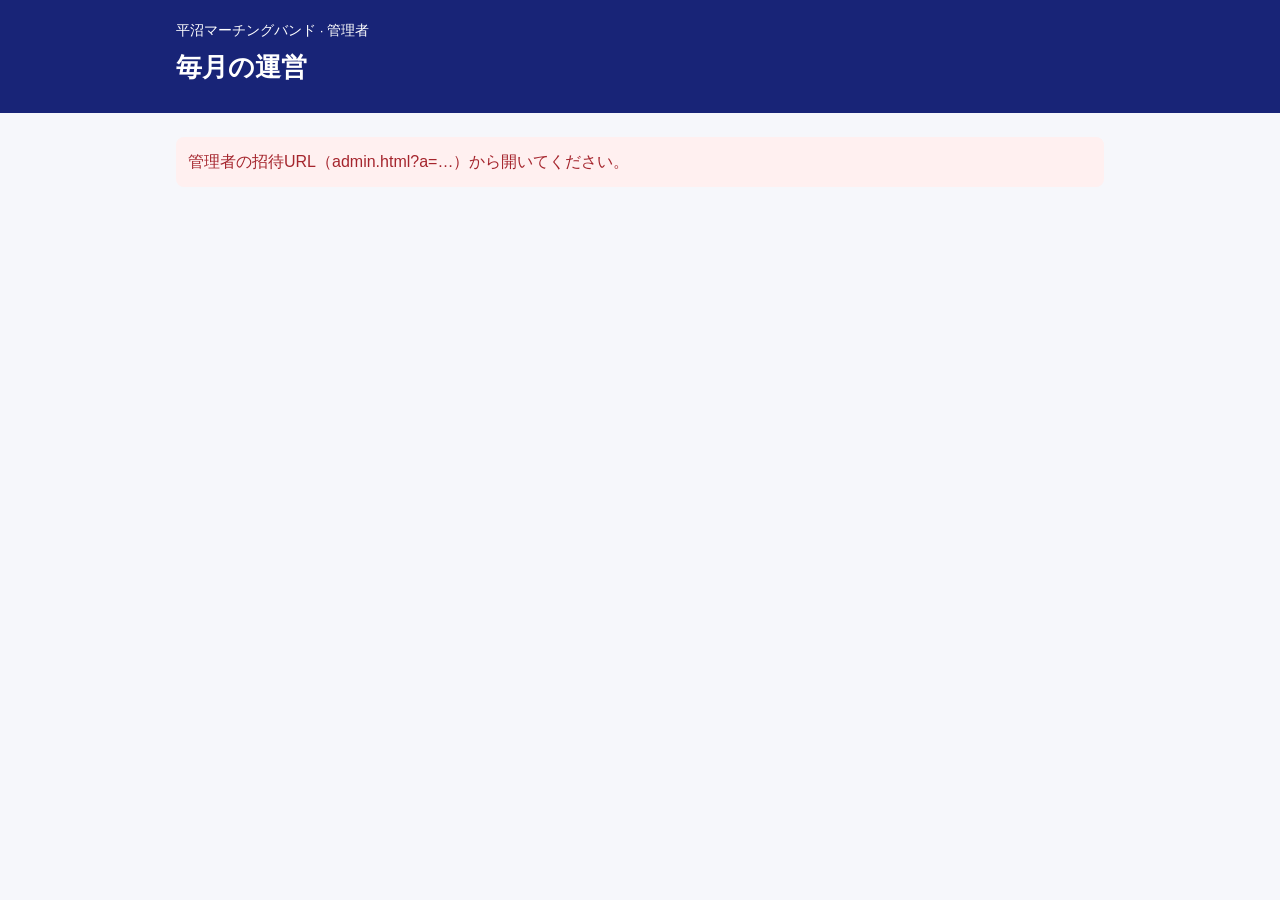
<file: app/admin.html>
<!doctype html>
<html lang="ja">
<head>
  <meta charset="utf-8">
  <meta name="robots" content="noindex,nofollow">
  <meta name="referrer" content="no-referrer">
  <meta name="viewport" content="width=device-width,initial-scale=1">
  <meta http-equiv="Content-Security-Policy" content="default-src 'self'; script-src 'self'; style-src 'self'; connect-src https://script.google.com https://script.googleusercontent.com; img-src 'self' data:; base-uri 'none'; form-action 'none'">
  <title>運営管理｜平沼マーチングバンド</title>
  <link rel="stylesheet" href="common.css?v=20261031-table1">
  <script src="api.js?v=20261029-shared1" defer></script>
  <script src="shared.js?v=20261029-shared1" defer></script>
  <script src="practice-plan.js?v=20261029-shared1" defer></script>
  <script src="layout-mobile.js?v=20261029-shared1" defer></script>
  <script src="admin.js?v=20261031-table1" defer></script>
</head>
<body>
  <header><div class="shell"><p class="eyebrow">平沼マーチングバンド · 管理者</p><h1>毎月の運営</h1></div></header>
  <main class="shell">
    <p id="message" role="status" aria-live="polite">読み込み中です…</p>
    <section id="connection" class="card" hidden>
      <h2>アプリの接続設定</h2>
      <p>管理者から案内されたGAS Web AppのURLを設定してください。管理者の招待URLから開くと接続できます。</p>
      <label>GAS Web App URL<input id="api-url" type="url" placeholder="https://script.google.com/macros/s/…/exec" autocomplete="off"></label>
      <button id="connect" type="button" class="primary">接続する</button>
    </section>
    <fieldset id="workspace" hidden>
      <legend class="sr-only">月間運営</legend>
      <div class="toolbar"><strong id="month-title"></strong><span id="save-state"></span><button id="save" class="primary" type="button">下書きを保存</button><button id="go-publish" type="button" hidden>公開へ進む</button><button class="subtle" id="reload" type="button">再読み込み</button><button class="subtle" id="forget" type="button">この端末の認証を解除</button></div>
      <nav id="tabs" aria-label="主な作業" class="tabs admin-main-tabs"></nav>
      <nav id="utility-tabs" aria-label="補助メニュー" class="utility-tabs"></nav>
      <section id="panel" aria-live="off"></section>
    </fieldset>
  </main>
</body>
</html>
</file>
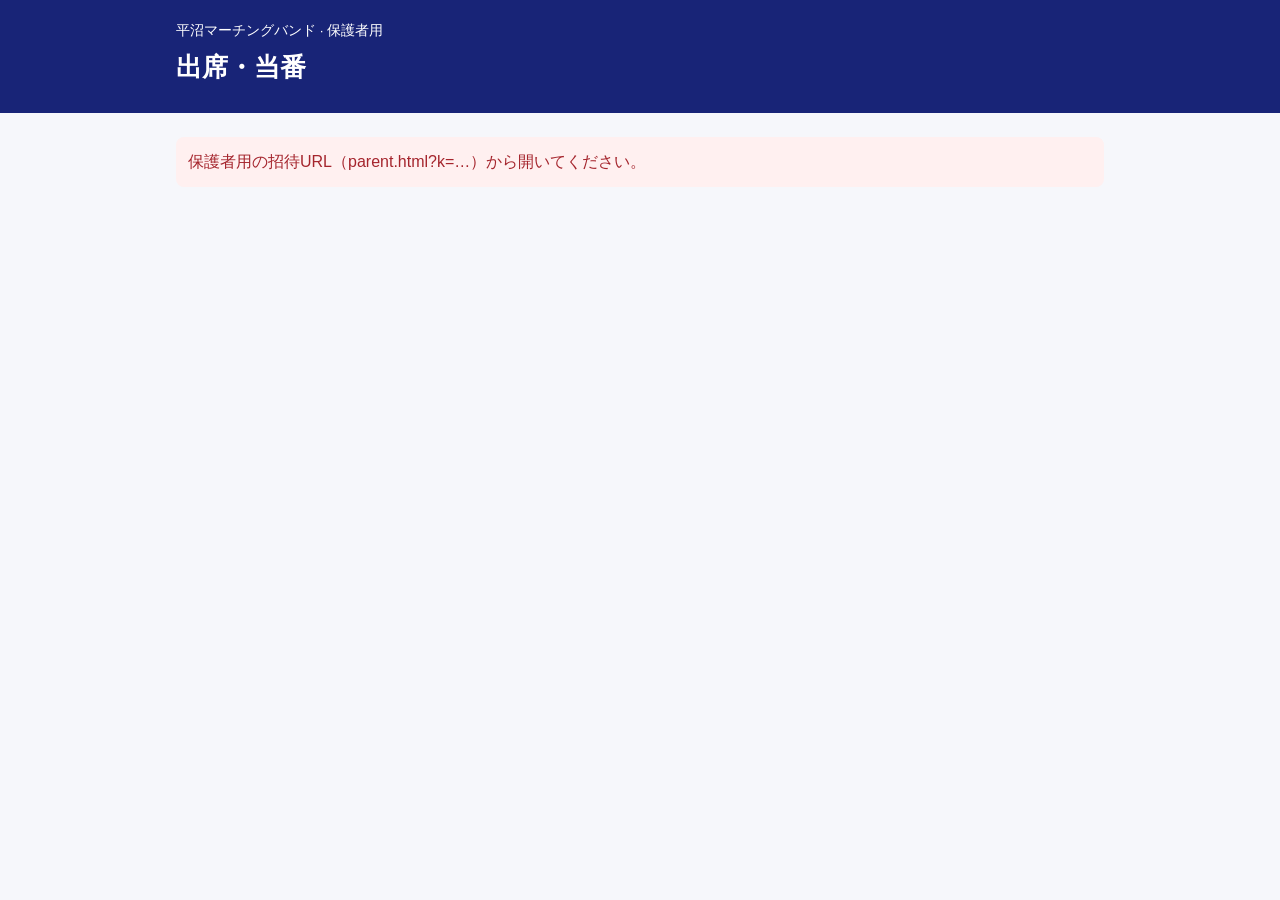
<file: app/parent.html>
<!doctype html>
<html lang="ja">
<head>
  <meta charset="utf-8">
  <meta name="robots" content="noindex,nofollow">
  <meta name="referrer" content="no-referrer">
  <meta name="viewport" content="width=device-width,initial-scale=1">
  <meta http-equiv="Content-Security-Policy" content="default-src 'self'; script-src 'self'; style-src 'self'; connect-src https://script.google.com https://script.googleusercontent.com; img-src 'self' data:; base-uri 'none'; form-action 'none'">
  <title>保護者用｜平沼マーチングバンド</title>
  <link rel="stylesheet" href="common.css?v=20261029-shared1">
  <style>
    .parent-context { border-left:4px solid var(--navy); }
    .month-overview { padding:0; overflow:hidden; }
    .overview-row { display:grid; grid-template-columns:76px 1fr auto; gap:8px; align-items:center; padding:11px 14px; border-bottom:1px solid var(--line); font-size:.85rem; }
    .overview-row:last-child { border-bottom:0; }.overview-row strong { color:var(--navy); }.overview-row small { display:block; color:var(--muted); }.overview-row .badge { font-size:.78rem; white-space:nowrap; }
    details.card { padding:0; } details.card > summary { list-style:none; cursor:pointer; padding:16px; } details.card > summary::-webkit-details-marker { display:none; } details.card > summary::after { content:'詳細を開く'; color:var(--navy); font-size:.85rem; font-weight:700; } details.card[open] > summary { border-bottom:1px solid var(--line); } details.card[open] > summary::after { content:'閉じる'; }
    .session-body { padding:0 16px 16px; }.session-head { display:flex; gap:8px; flex-wrap:wrap; align-items:baseline; justify-content:space-between; }.session-head h2 { margin:0; }.session-meta { display:block; margin:5px 0 0; color:var(--muted); font-size:.9rem; }
    .member { border-top:1px solid var(--line); margin-top:14px; padding-top:12px; }.member h3 { margin:0 0 4px; }.slot-row { display:grid; grid-template-columns:68px 1fr; gap:10px; align-items:center; margin:9px 0; }.slot-row strong { color:var(--navy); }.slot-row .pills { margin:0; }
    .duty { background:#f8f9fd; border-radius:10px; padding:12px; margin-top:14px; }.duty h3 { margin:0 0 3px; }.duty .pills { margin-bottom:4px; }.save-bar { position:sticky; bottom:0; padding:12px 0 4px; background:rgba(246,247,251,.96); }.save-bar button { width:100%; }
    .guide-intro { border-left:4px solid var(--navy); }.notice { margin:10px 0 0; padding:10px 12px; border-radius:10px; background:#f0f4ff; color:var(--navy); font-size:.92rem; }.guide-step { display:grid; grid-template-columns:34px 1fr; gap:10px; }.guide-step > strong { display:grid; width:30px; height:30px; border-radius:50%; background:var(--navy); color:#fff; place-items:center; }.guide-step h2 { margin:2px 0 8px; }.checklist { margin:0; padding:0; list-style:none; }.checklist li { padding:7px 0 7px 26px; position:relative; line-height:1.5; }.checklist li::before { content:'□'; position:absolute; left:0; color:var(--navy); font-weight:700; }
    .event-list { display:grid; gap:10px; margin-top:12px; }.event-card { padding:0; overflow:hidden; }.event-card summary { cursor:pointer; list-style:none; padding:14px; display:grid; grid-template-columns:46px 1fr auto; gap:10px; align-items:center; }.event-card summary::-webkit-details-marker { display:none; }.event-card summary small { color:var(--muted); display:block; margin-top:3px; }.event-month { color:var(--navy); font-weight:800; font-size:.9rem; }.event-arrow { color:var(--navy); font-size:1.4rem; font-weight:800; }.event-card[open] .event-arrow { transform:rotate(90deg); }.event-detail { padding:14px; border-top:1px solid var(--line); background:#fcfcfe; }.event-facts { display:grid; grid-template-columns:1fr 1fr; gap:10px; margin:0; }.event-facts div { padding:10px; background:#fff; border:1px solid var(--line); border-radius:10px; }.event-facts dt { color:var(--muted); font-size:.78rem; }.event-facts dd { margin:4px 0 0; font-weight:700; font-size:.92rem; line-height:1.45; }
    @media(max-width:420px) { .overview-row { grid-template-columns:67px 1fr auto; padding:10px; }.slot-row { grid-template-columns:54px 1fr; }.event-facts { grid-template-columns:1fr; } }
  </style>
  <script src="api.js?v=20261029-shared1" defer></script>
  <script src="shared.js?v=20261029-shared1" defer></script>
  <script src="parent.js?v=20261029-shared1" defer></script>
</head>
<body>
  <header><div class="shell"><p class="eyebrow">平沼マーチングバンド · 保護者用</p><h1>出席・当番</h1></div></header>
  <main class="shell">
    <p id="message" role="status" aria-live="polite">読み込み中です…</p>
    <section id="connection" class="card" hidden>
      <h2>アプリの接続設定</h2>
      <p>管理者から案内された保護者用URLで開いてください。初回のみGAS Web AppのURLを設定します。</p>
      <label>GAS Web App URL<input id="api-url" type="url" placeholder="https://script.google.com/macros/s/…/exec" autocomplete="off"></label>
      <button id="connect" type="button" class="primary">接続する</button>
    </section>
    <fieldset id="workspace" hidden>
      <legend class="sr-only">保護者用の出席・当番入力</legend>
      <nav id="tabs" class="tabs" aria-label="保護者用メニュー"></nav>
      <section id="panel"></section>
    </fieldset>
  </main>
</body>
</html>
</file>
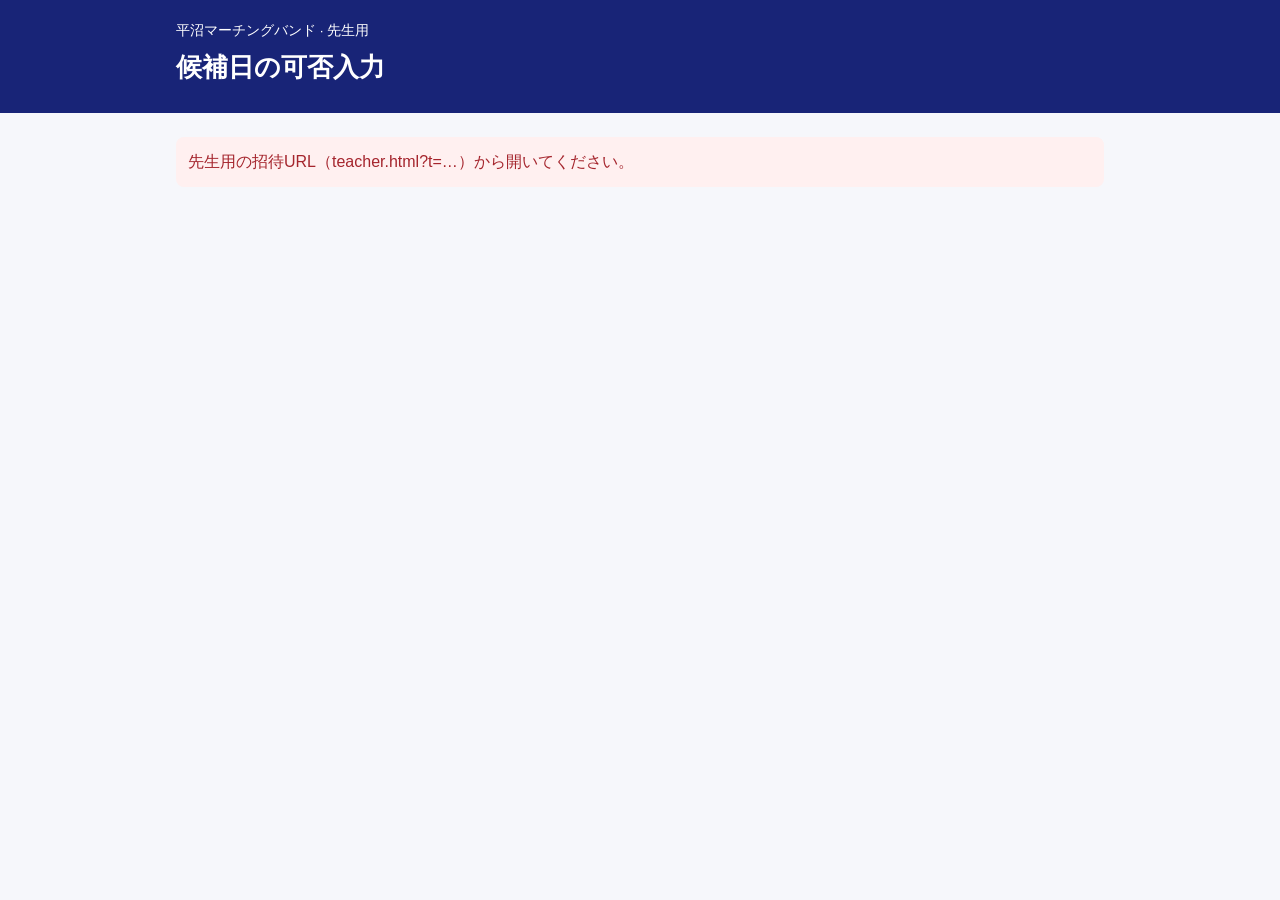
<file: app/teacher.html>
<!doctype html>
<html lang="ja">
<head>
  <meta charset="utf-8">
  <meta name="robots" content="noindex,nofollow">
  <meta name="referrer" content="no-referrer">
  <meta name="viewport" content="width=device-width,initial-scale=1">
  <meta http-equiv="Content-Security-Policy" content="default-src 'self'; script-src 'self'; style-src 'self'; connect-src https://script.google.com https://script.googleusercontent.com; img-src 'self' data:; base-uri 'none'; form-action 'none'">
  <title>先生用・候補日入力｜平沼マーチングバンド</title>
  <link rel="stylesheet" href="common.css?v=20261029-shared1">
  <style>
    header { padding:9px 0; }
    header h1 { margin:0; font-size:1.2rem; }
    main.shell { padding:5px 10px 72px; }
    #message { margin:3px 2px; font-size:.75rem; line-height:1.25; }
    .teacher-card { padding:8px 10px; margin:6px 0; }
    .teacher-identity { display:flex; align-items:baseline; gap:8px; }
    .teacher-identity p, .teacher-identity h2 { margin:0; }
    .teacher-identity p { font-size:.75rem; }
    .teacher-identity h2 { font-size:1rem; }
    .teacher-card > p { margin:3px 0 0; font-size:.72rem; line-height:1.35; }
    .teacher-month { display:flex; align-items:center; gap:8px; padding:7px 9px; margin:6px 0; }
    .teacher-month h2 { flex:0 0 auto; margin:0; font-size:.9rem; }
    .month-pills { display:flex; flex:1; flex-wrap:nowrap; gap:4px; min-width:0; overflow-x:auto; margin:0; }
    .month-pills button { flex:1 0 auto; min-height:34px; padding:4px 8px; font-size:.78rem; }
    .teacher-grid-card { padding:3px 6px; margin:6px 0 3px; }
    .teacher-grid { width:100%; table-layout:fixed; font-size:.8rem; }
    .teacher-grid th, .teacher-grid td { padding:4px 3px; vertical-align:middle; }
    .teacher-grid thead th { background:#f1f3f8; color:var(--muted); text-align:center; font-size:.75rem; }
    .teacher-grid thead th span { display:block; line-height:1.2; }
    .teacher-grid thead th small { display:block; margin-top:2px; font-size:.7rem; font-weight:500; white-space:nowrap; }
    .teacher-grid thead th:first-child { width:27%; text-align:left; }
    .teacher-day-row { height:52px; }
    .teacher-day-date { font-size:.75rem; white-space:nowrap; }
    .teacher-day-date span, .teacher-day-date small { display:block; overflow:hidden; text-overflow:ellipsis; }
    .teacher-day-date small { color:var(--muted); font-size:.62rem; font-weight:400; }
    .teacher-slot-cell { text-align:center; }
    .answer-buttons { display:grid; grid-template-columns:repeat(2, 40px); justify-content:center; gap:4px; }
    .answer-choice { width:40px; height:40px; min-height:40px; padding:0; border-radius:50%; font-size:1rem; font-weight:700; }
    .cell-state { display:block; color:var(--muted); text-align:center; font-size:.72rem; white-space:nowrap; }
    .merged-state { background:#f7f8fb; }
    .save-bar { position:fixed; z-index:5; left:0; right:0; bottom:0; display:flex; align-items:center; gap:10px; padding:6px 12px max(6px,env(safe-area-inset-bottom)); border-top:1px solid var(--line); background:rgba(246,247,251,.97); }
    .save-bar #save-state { flex:1; margin:0; font-size:.75rem; }
    .save-bar button { flex:0 0 auto; min-height:40px; padding:5px 14px; }
  </style>
  <script src="api.js?v=20261029-shared1" defer></script>
  <script src="shared.js?v=20261029-shared1" defer></script>
  <script src="teacher.js?v=20261029-shared1" defer></script>
</head>
<body>
  <header><div class="shell"><p class="eyebrow">平沼マーチングバンド · 先生用</p><h1>候補日の可否入力</h1></div></header>
  <main class="shell">
    <p id="message" role="status" aria-live="polite">読み込み中です…</p>
    <section id="connection" class="card" hidden>
      <h2>アプリの接続設定</h2>
      <p>管理者から案内された先生用URLで開いてください。初回のみGAS Web AppのURLを設定します。</p>
      <label>GAS Web App URL<input id="api-url" type="url" placeholder="https://script.google.com/macros/s/…/exec" autocomplete="off"></label>
      <button id="connect" type="button" class="primary">接続する</button>
    </section>
    <fieldset id="workspace" hidden>
      <legend class="sr-only">先生用候補日入力</legend>
      <section class="card teacher-card">
        <div class="teacher-identity"><p class="muted">入力する先生</p><h2 id="teacher-name"></h2></div>
        <p class="muted">○／×を選択。選択中をもう一度押すと未入力に戻ります。</p>
      </section>
      <section class="card teacher-month">
        <h2>対象月</h2>
        <div id="months" class="pills month-pills" role="group" aria-label="対象月"></div>
      </section>
      <section id="sessions" aria-live="polite"></section>
      <div class="save-bar"><p id="save-state" class="muted">変更はありません。</p><button id="save" type="button" class="primary">送信</button></div>
    </fieldset>
  </main>
</body>
</html>
</file>
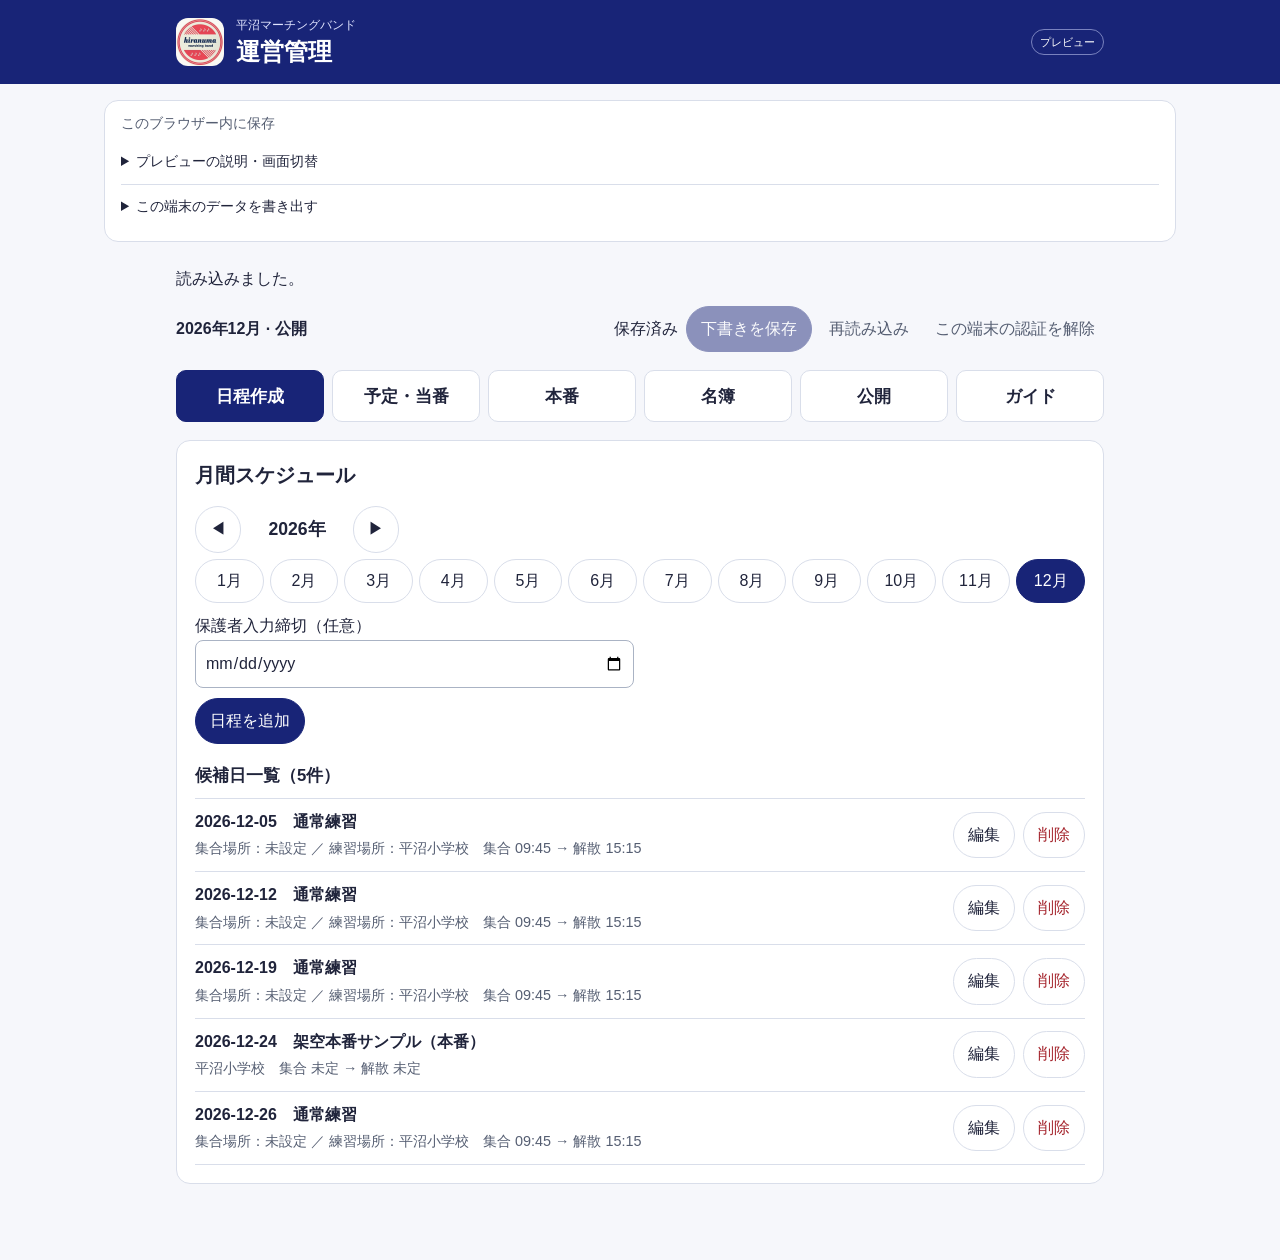
<file: app/preview/admin.html>
<!doctype html>
<html lang="ja">
<head>
  <meta charset="utf-8">
  <meta name="robots" content="noindex,nofollow">
  <meta name="referrer" content="no-referrer">
  <meta name="viewport" content="width=device-width,initial-scale=1,viewport-fit=cover">
  <meta http-equiv="Content-Security-Policy" content="default-src 'self'; script-src 'self'; style-src 'self'; connect-src 'none'; img-src 'self' data:; base-uri 'none'; form-action 'none'">
  <meta name="theme-color" content="#182477">
  <meta name="apple-mobile-web-app-capable" content="yes">
  <meta name="apple-mobile-web-app-title" content="平沼 運営">
  <meta name="apple-mobile-web-app-status-bar-style" content="default">
  <link rel="apple-touch-icon" sizes="180x180" href="icons/apple-touch-icon.png">
  <link rel="manifest" href="admin.webmanifest">
  <title>運営管理｜平沼マーチングバンド</title>
  <link rel="stylesheet" href="common.css?v=668325c3">
  <link rel="stylesheet" href="app-shell.css?v=local-20261025">
  <script src="preview-api.js?v=local-duty-20261025" defer></script>
  <script src="preview-backup.js?v=20261024-export1" defer></script>
  <script src="shared.js" defer></script>
  <script src="practice-plan.js" defer></script>
  <script src="layout-mobile.js" defer></script>
  <script src="admin.js?v=local-duty-20261025" defer></script>
</head>
<body class="app-shell">
  <header class="app-header"><div class="shell app-brand"><img src="icons/icon-192.png" width="48" height="48" alt="平沼マーチングバンド"><div><p class="eyebrow">平沼マーチングバンド</p><h1>運営管理</h1></div><span class="app-mode">プレビュー</span></div></header>
  <aside class="card preview-notice" aria-label="プレビューの説明">
    <p class="local-label">このブラウザー内に保存</p>
    <details><summary>プレビューの説明・画面切替</summary><p>架空データ専用の操作確認用です。実名・連絡先は入力しないでください。「公開」も端末内の模擬操作で、共有保存・認証は検証できません。</p><p>ホーム画面から起動するとSafariとは保存領域が分かれる場合があります。入力済みデータは元のSafariで確認し、バックアップを保管してください。自動移行はしません。</p><nav aria-label="役割別プレビュー"><a href="admin.html">管理者</a> ／ <a href="parent.html">保護者</a> ／ <a href="teacher.html">先生</a></nav><button type="button" id="preview-reset">架空データを初期状態に戻す</button></details>
  </aside>
  <main class="shell">
    <p id="message" role="status" aria-live="polite">読み込み中です…</p>
    <section id="connection" class="card" hidden>
      <h2>アプリの接続設定</h2>
      <p>管理者から案内されたGAS Web AppのURLを設定してください。管理者の招待URLから開くと接続できます。</p>
      <label>GAS Web App URL<input id="api-url" type="url" placeholder="接続不可（プレビュー）" autocomplete="off"></label>
      <button id="connect" type="button" class="primary">接続する</button>
    </section>
    <fieldset id="workspace" hidden>
      <legend class="sr-only">月間運営</legend>
      <div class="toolbar"><strong id="month-title"></strong><span id="save-state"></span><button id="save" class="primary" type="button">下書きを保存</button><button id="go-publish" type="button" hidden>公開へ進む</button><button class="subtle" id="reload" type="button">再読み込み</button><button class="subtle" id="forget" type="button">この端末の認証を解除</button></div>
      <nav id="tabs" aria-label="主な作業" class="tabs admin-main-tabs"></nav>
      <nav id="utility-tabs" aria-label="補助メニュー" class="utility-tabs"></nav>
      <section id="panel" aria-live="off"></section>
    </fieldset>
  </main>
</body>
</html>
</file>
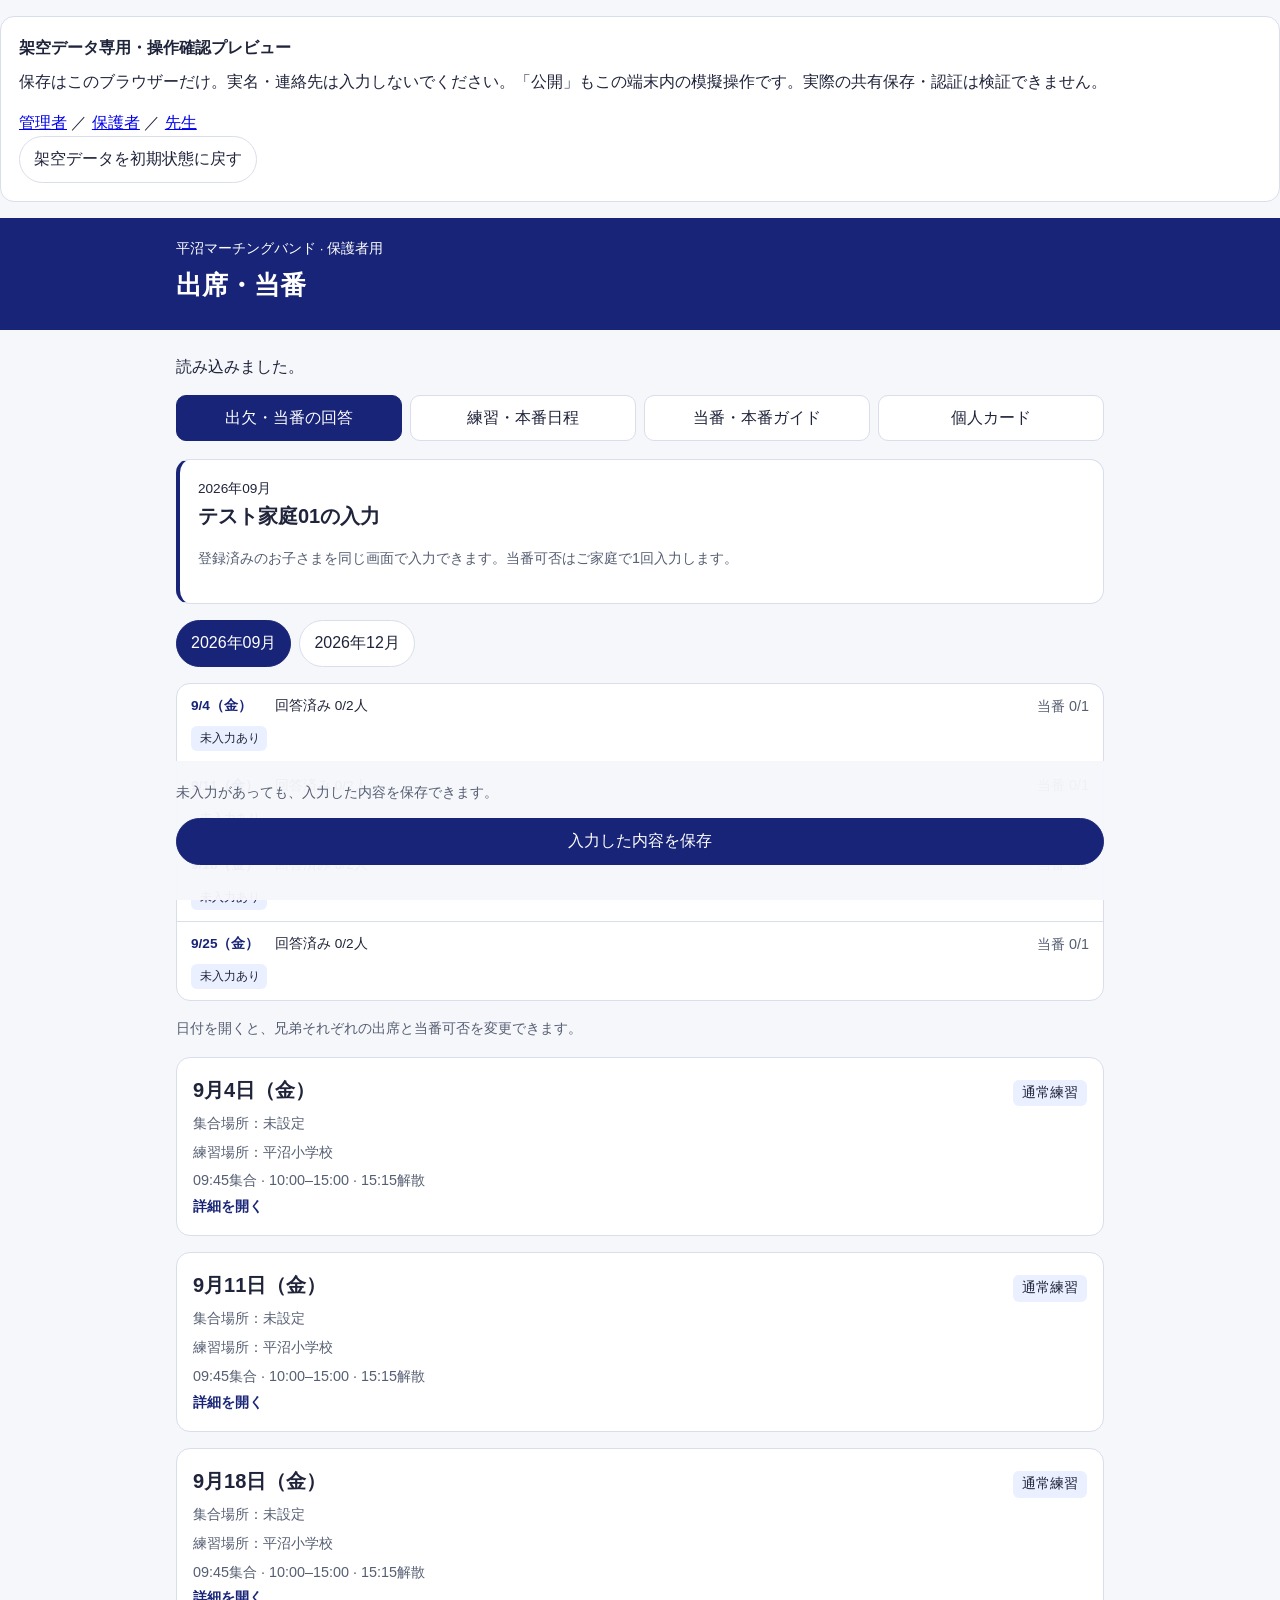
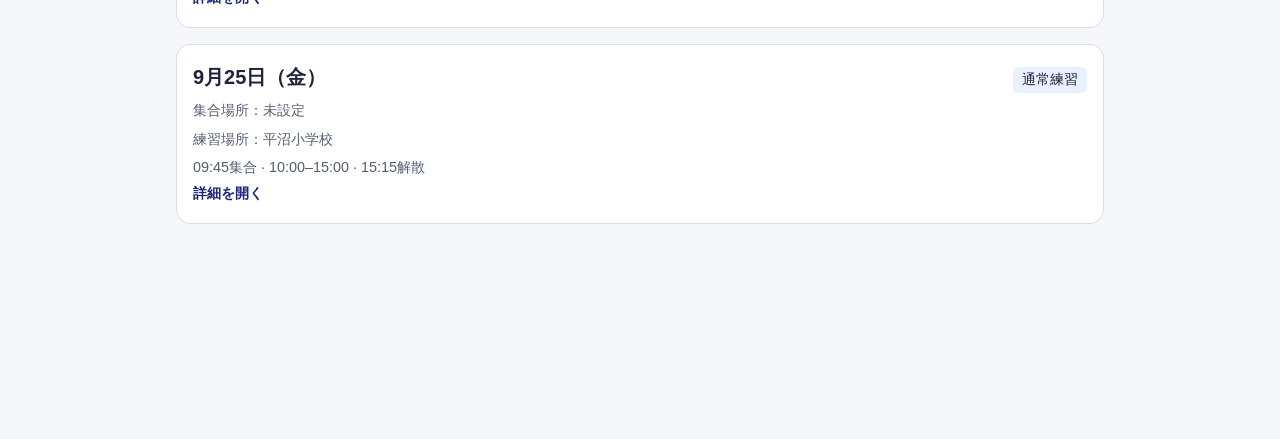
<file: app/preview/parent.html>
<!doctype html>
<html lang="ja">
<head>
  <meta charset="utf-8">
  <meta name="robots" content="noindex,nofollow">
  <meta name="referrer" content="no-referrer">
  <meta name="viewport" content="width=device-width,initial-scale=1">
  <meta http-equiv="Content-Security-Policy" content="default-src 'self'; script-src 'self'; style-src 'self'; connect-src 'none'; img-src 'self' data:; base-uri 'none'; form-action 'none'">
  <title>保護者用｜平沼マーチングバンド</title>
  <link rel="stylesheet" href="common.css">
  <link rel="stylesheet" href="parent-preview.css">
  <script src="preview-api.js?v=local-duty-20261025" defer></script>
  <script src="shared.js" defer></script>
  <script src="parent.js?v=schedule-label-20261025" defer></script>
</head>
<body><aside class="card" aria-label="プレビューの説明"><strong>架空データ専用・操作確認プレビュー</strong><p>保存はこのブラウザーだけ。実名・連絡先は入力しないでください。「公開」もこの端末内の模擬操作です。実際の共有保存・認証は検証できません。</p><nav><a href="admin.html">管理者</a> ／ <a href="parent.html">保護者</a> ／ <a href="teacher.html">先生</a></nav><button type="button" id="preview-reset">架空データを初期状態に戻す</button></aside>
  <header><div class="shell"><p class="eyebrow">平沼マーチングバンド · 保護者用</p><h1>出席・当番</h1></div></header>
  <main class="shell">
    <p id="message" role="status" aria-live="polite">読み込み中です…</p>
    <section id="connection" class="card" hidden>
      <h2>アプリの接続設定</h2>
      <p>管理者から案内された保護者用URLで開いてください。初回のみGAS Web AppのURLを設定します。</p>
      <label>GAS Web App URL<input id="api-url" type="url" placeholder="接続不可（プレビュー）" autocomplete="off"></label>
      <button id="connect" type="button" class="primary">接続する</button>
    </section>
    <fieldset id="workspace" hidden>
      <legend class="sr-only">保護者用の出席・当番入力</legend>
      <nav id="tabs" class="tabs" aria-label="保護者用メニュー"></nav>
      <section id="panel"></section>
    </fieldset>
  </main>
</body>
</html>
</file>
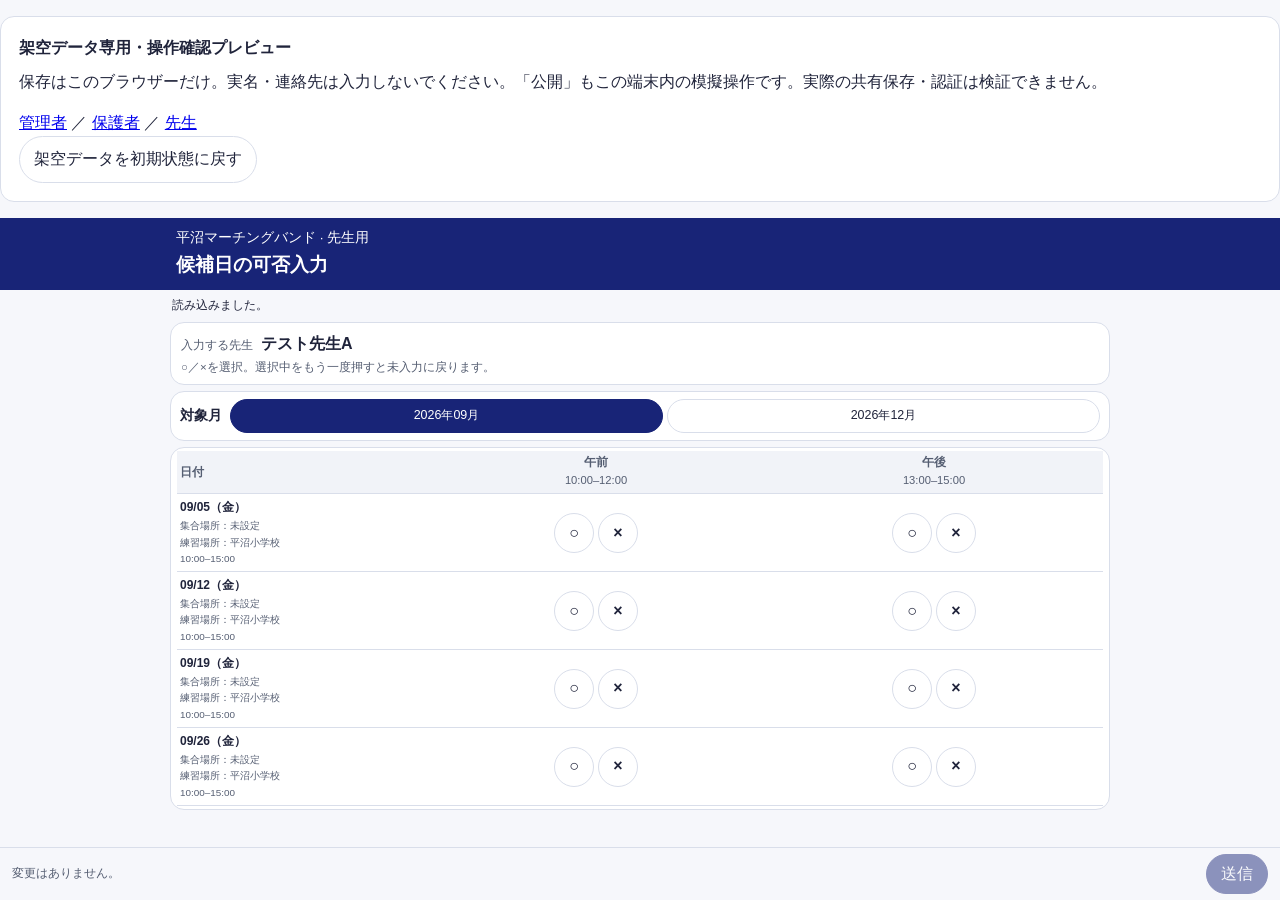
<file: app/preview/teacher.html>
<!doctype html>
<html lang="ja">
<head>
  <meta charset="utf-8">
  <meta name="robots" content="noindex,nofollow">
  <meta name="referrer" content="no-referrer">
  <meta name="viewport" content="width=device-width,initial-scale=1">
  <meta http-equiv="Content-Security-Policy" content="default-src 'self'; script-src 'self'; style-src 'self'; connect-src 'none'; img-src 'self' data:; base-uri 'none'; form-action 'none'">
  <title>先生用・候補日入力｜平沼マーチングバンド</title>
  <link rel="stylesheet" href="common.css">
  <link rel="stylesheet" href="teacher-preview.css">
  <script src="preview-api.js" defer></script>
  <script src="teacher.js" defer></script>
</head>
<body><aside class="card" aria-label="プレビューの説明"><strong>架空データ専用・操作確認プレビュー</strong><p>保存はこのブラウザーだけ。実名・連絡先は入力しないでください。「公開」もこの端末内の模擬操作です。実際の共有保存・認証は検証できません。</p><nav><a href="admin.html">管理者</a> ／ <a href="parent.html">保護者</a> ／ <a href="teacher.html">先生</a></nav><button type="button" id="preview-reset">架空データを初期状態に戻す</button></aside>
  <header><div class="shell"><p class="eyebrow">平沼マーチングバンド · 先生用</p><h1>候補日の可否入力</h1></div></header>
  <main class="shell">
    <p id="message" role="status" aria-live="polite">読み込み中です…</p>
    <section id="connection" class="card" hidden>
      <h2>アプリの接続設定</h2>
      <p>管理者から案内された先生用URLで開いてください。初回のみGAS Web AppのURLを設定します。</p>
      <label>GAS Web App URL<input id="api-url" type="url" placeholder="接続不可（プレビュー）" autocomplete="off"></label>
      <button id="connect" type="button" class="primary">接続する</button>
    </section>
    <fieldset id="workspace" hidden>
      <legend class="sr-only">先生用候補日入力</legend>
      <section class="card teacher-card">
        <div class="teacher-identity"><p class="muted">入力する先生</p><h2 id="teacher-name"></h2></div>
        <p class="muted">○／×を選択。選択中をもう一度押すと未入力に戻ります。</p>
      </section>
      <section class="card teacher-month">
        <h2>対象月</h2>
        <div id="months" class="pills month-pills" role="group" aria-label="対象月"></div>
      </section>
      <section id="sessions" aria-live="polite"></section>
      <div class="save-bar"><p id="save-state" class="muted">変更はありません。</p><button id="save" type="button" class="primary">送信</button></div>
    </fieldset>
  </main>
</body>
</html>
</file>
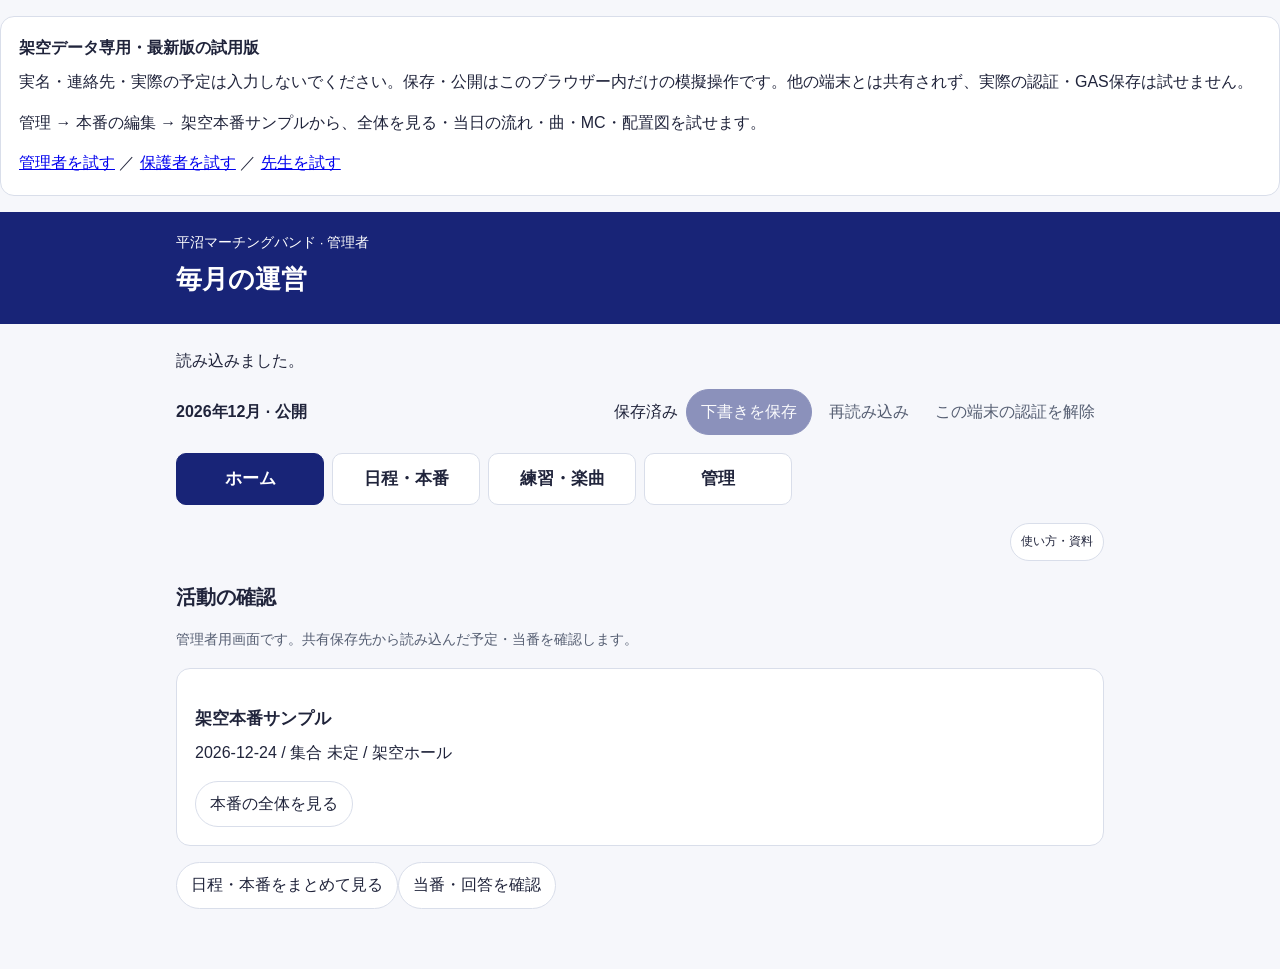
<file: app/preview/cards-trial/admin.html>
<!doctype html>
<html lang="ja">
<head>
  <meta charset="utf-8">
  <meta name="robots" content="noindex,nofollow">
  <meta name="referrer" content="no-referrer">
  <meta name="viewport" content="width=device-width,initial-scale=1">
  <meta http-equiv="Content-Security-Policy" content="default-src 'self'; script-src 'self'; style-src 'self'; connect-src 'none'; img-src 'self' data:; media-src blob:; base-uri 'none'; form-action 'none'">
  <title>架空データ試用版｜運営管理｜平沼マーチングバンド</title>
  <link rel="stylesheet" href="common.css?v=20261101-video1">
  <script src="preview-api.js?v=trial1" defer></script>
  <script src="shared.js?v=20261031-cards1" defer></script>
  <script src="practice-plan.js?v=20261029-shared1" defer></script>
  <script src="layout-mobile.js?v=20261101-touch1" defer></script>
  <script src="practice-library.js?v=20261101-video1" defer></script>
  <script src="admin.js?v=20261101-video1" defer></script>
</head>
<body><aside class="card" aria-label="プレビューの説明"><strong>架空データ専用・最新版の試用版</strong><p>実名・連絡先・実際の予定は入力しないでください。保存・公開はこのブラウザー内だけの模擬操作です。他の端末とは共有されず、実際の認証・GAS保存は試せません。</p><p>管理 → 本番の編集 → 架空本番サンプルから、全体を見る・当日の流れ・曲・MC・配置図を試せます。</p><nav><a href="admin.html">管理者を試す</a> ／ <a href="parent.html">保護者を試す</a> ／ <a href="teacher.html">先生を試す</a></nav></aside>
  <header><div class="shell"><p class="eyebrow">平沼マーチングバンド · 管理者</p><h1>毎月の運営</h1></div></header>
  <main class="shell">
    <p id="message" role="status" aria-live="polite">読み込み中です…</p>
    <section id="connection" class="card" hidden>
      <h2>アプリの接続設定</h2>
      <p>管理者から案内されたGAS Web AppのURLを設定してください。管理者の招待URLから開くと接続できます。</p>
      <label>GAS Web App URL<input id="api-url" type="url" placeholder="接続不可（試用版）" autocomplete="off"></label>
      <button id="connect" type="button" class="primary">接続する</button>
    </section>
    <fieldset id="workspace" hidden>
      <legend class="sr-only">月間運営</legend>
      <div class="toolbar"><strong id="month-title"></strong><span id="save-state"></span><button id="save" class="primary" type="button">下書きを保存</button><button id="go-publish" type="button" hidden>公開へ進む</button><button class="subtle" id="reload" type="button">再読み込み</button><button class="subtle" id="forget" type="button">この端末の認証を解除</button></div>
      <nav id="tabs" aria-label="主な作業" class="tabs admin-main-tabs"></nav>
      <nav id="utility-tabs" aria-label="補助メニュー" class="utility-tabs"></nav>
      <section id="panel" aria-live="off"></section>
    </fieldset>
  </main>
</body>
</html>
</file>
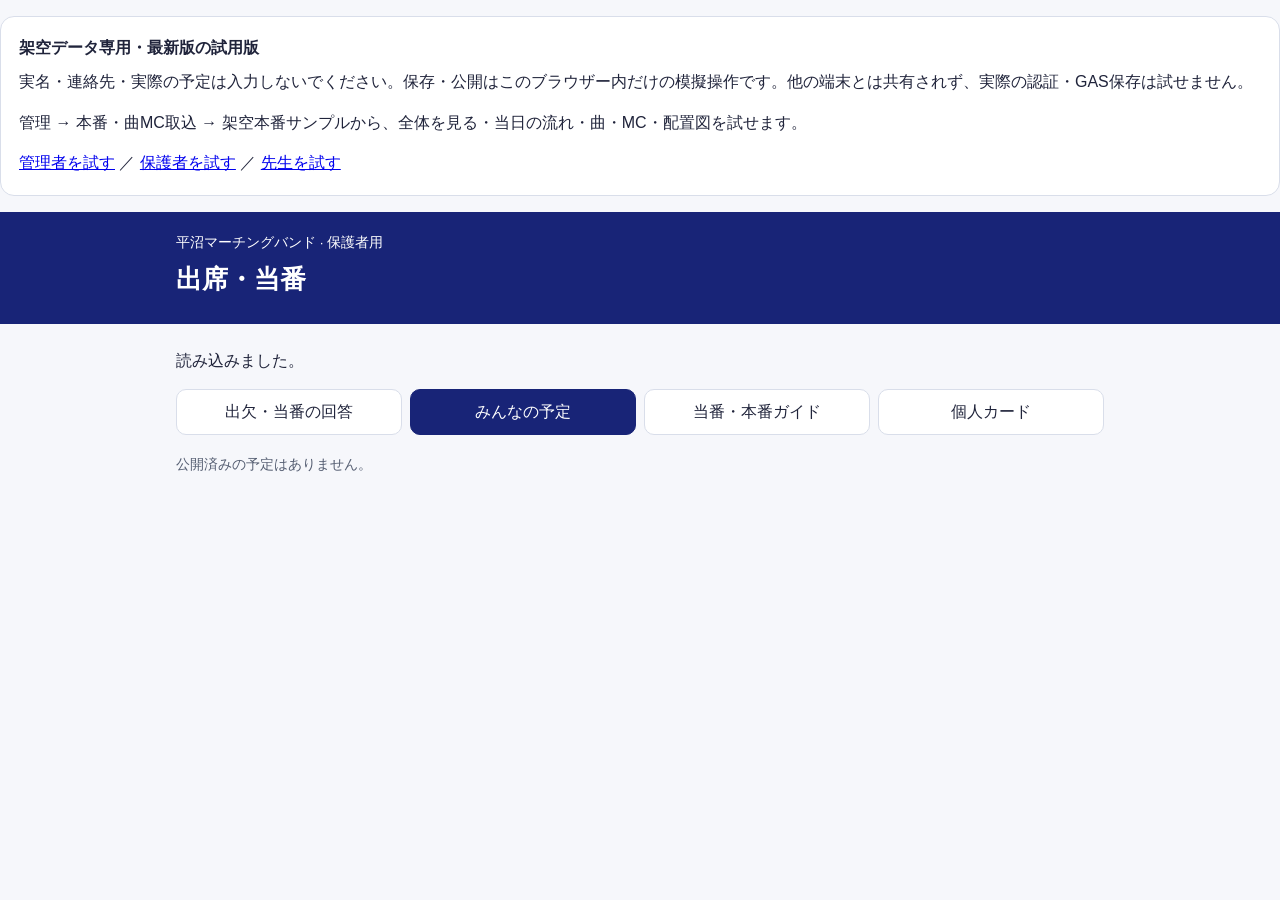
<file: app/preview/cards-trial/parent.html>
<!doctype html>
<html lang="ja">
<head>
  <meta charset="utf-8">
  <meta name="robots" content="noindex,nofollow">
  <meta name="referrer" content="no-referrer">
  <meta name="viewport" content="width=device-width,initial-scale=1">
  <meta http-equiv="Content-Security-Policy" content="default-src 'self'; script-src 'self'; style-src 'self'; connect-src 'none'; img-src 'self' data:; base-uri 'none'; form-action 'none'">
  <title>架空データ試用版｜保護者用｜平沼マーチングバンド</title>
  <link rel="stylesheet" href="common.css?v=20261031-cards1">
  <link rel="stylesheet" href="parent-trial.css">
  <script src="preview-api.js?v=trial1" defer></script>
  <script src="shared.js?v=20261031-cards1" defer></script>
  <script src="parent.js?v=20261029-shared1" defer></script>
</head>
<body><aside class="card" aria-label="プレビューの説明"><strong>架空データ専用・最新版の試用版</strong><p>実名・連絡先・実際の予定は入力しないでください。保存・公開はこのブラウザー内だけの模擬操作です。他の端末とは共有されず、実際の認証・GAS保存は試せません。</p><p>管理 → 本番・曲MC取込 → 架空本番サンプルから、全体を見る・当日の流れ・曲・MC・配置図を試せます。</p><nav><a href="admin.html">管理者を試す</a> ／ <a href="parent.html">保護者を試す</a> ／ <a href="teacher.html">先生を試す</a></nav></aside>
  <header><div class="shell"><p class="eyebrow">平沼マーチングバンド · 保護者用</p><h1>出席・当番</h1></div></header>
  <main class="shell">
    <p id="message" role="status" aria-live="polite">読み込み中です…</p>
    <section id="connection" class="card" hidden>
      <h2>アプリの接続設定</h2>
      <p>管理者から案内された保護者用URLで開いてください。初回のみGAS Web AppのURLを設定します。</p>
      <label>GAS Web App URL<input id="api-url" type="url" placeholder="接続不可（試用版）" autocomplete="off"></label>
      <button id="connect" type="button" class="primary">接続する</button>
    </section>
    <fieldset id="workspace" hidden>
      <legend class="sr-only">保護者用の出席・当番入力</legend>
      <nav id="tabs" class="tabs" aria-label="保護者用メニュー"></nav>
      <section id="panel"></section>
    </fieldset>
  </main>
</body>
</html>
</file>
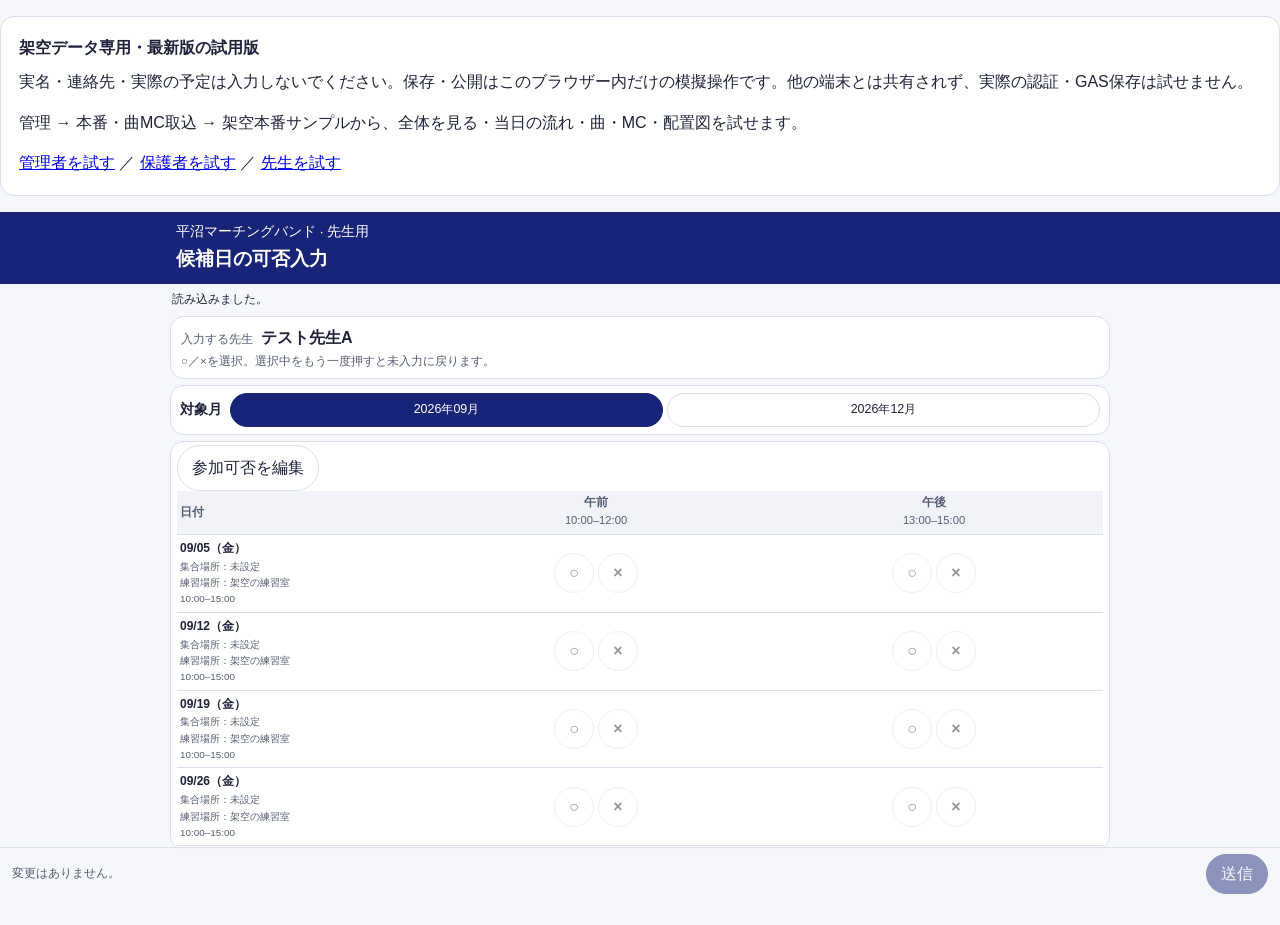
<file: app/preview/cards-trial/teacher.html>
<!doctype html>
<html lang="ja">
<head>
  <meta charset="utf-8">
  <meta name="robots" content="noindex,nofollow">
  <meta name="referrer" content="no-referrer">
  <meta name="viewport" content="width=device-width,initial-scale=1">
  <meta http-equiv="Content-Security-Policy" content="default-src 'self'; script-src 'self'; style-src 'self'; connect-src 'none'; img-src 'self' data:; base-uri 'none'; form-action 'none'">
  <title>架空データ試用版｜先生用・候補日入力｜平沼マーチングバンド</title>
  <link rel="stylesheet" href="common.css?v=20261031-cards1">
  <link rel="stylesheet" href="teacher-trial.css">
  <script src="preview-api.js?v=trial1" defer></script>
  <script src="shared.js?v=20261031-cards1" defer></script>
  <script src="teacher.js?v=20261029-shared1" defer></script>
</head>
<body><aside class="card" aria-label="プレビューの説明"><strong>架空データ専用・最新版の試用版</strong><p>実名・連絡先・実際の予定は入力しないでください。保存・公開はこのブラウザー内だけの模擬操作です。他の端末とは共有されず、実際の認証・GAS保存は試せません。</p><p>管理 → 本番・曲MC取込 → 架空本番サンプルから、全体を見る・当日の流れ・曲・MC・配置図を試せます。</p><nav><a href="admin.html">管理者を試す</a> ／ <a href="parent.html">保護者を試す</a> ／ <a href="teacher.html">先生を試す</a></nav></aside>
  <header><div class="shell"><p class="eyebrow">平沼マーチングバンド · 先生用</p><h1>候補日の可否入力</h1></div></header>
  <main class="shell">
    <p id="message" role="status" aria-live="polite">読み込み中です…</p>
    <section id="connection" class="card" hidden>
      <h2>アプリの接続設定</h2>
      <p>管理者から案内された先生用URLで開いてください。初回のみGAS Web AppのURLを設定します。</p>
      <label>GAS Web App URL<input id="api-url" type="url" placeholder="接続不可（試用版）" autocomplete="off"></label>
      <button id="connect" type="button" class="primary">接続する</button>
    </section>
    <fieldset id="workspace" hidden>
      <legend class="sr-only">先生用候補日入力</legend>
      <section class="card teacher-card">
        <div class="teacher-identity"><p class="muted">入力する先生</p><h2 id="teacher-name"></h2></div>
        <p class="muted">○／×を選択。選択中をもう一度押すと未入力に戻ります。</p>
      </section>
      <section class="card teacher-month">
        <h2>対象月</h2>
        <div id="months" class="pills month-pills" role="group" aria-label="対象月"></div>
      </section>
      <section id="sessions" aria-live="polite"></section>
      <div class="save-bar"><p id="save-state" class="muted">変更はありません。</p><button id="save" type="button" class="primary">送信</button></div>
    </fieldset>
  </main>
</body>
</html>
</file>
<file: app/common.css>
:root {
  color-scheme:light;
  --navy:#182477;
  --ink:#20243b;
  --muted:#555e72;
  --line:#d9deea;
  --bg:#f6f7fb;
  --red:#a5252d;
  --green:#136343;
  --amber:#805300;
  font-family:-apple-system,BlinkMacSystemFont,"Hiragino Kaku Gothic ProN",Meiryo,sans-serif;
  color:var(--ink);
  background:var(--bg);
  font-size:16px;
  line-height:1.65;
}

.family-roster-list { display:grid; gap:14px; margin-top:14px; }
.family-roster-card { padding:16px; }
.family-roster-head { display:flex; align-items:center; justify-content:space-between; gap:10px; margin-bottom:14px; }
.family-roster-head input { flex:1; min-width:0; font-size:1.15rem; font-weight:700; }
.family-roster-section { margin-top:14px; }
.family-roster-section h3 { margin-bottom:8px; }
.family-roster-people { display:grid; gap:8px; }
.family-roster-person { display:grid; grid-template-columns:minmax(0,1fr) minmax(0,1fr) auto; gap:8px; align-items:center; }
.family-roster-person input { width:100%; min-width:0; box-sizing:border-box; }
.family-roster-person button { min-width:42px; padding-inline:10px; }
@media (max-width:640px) {
  .family-roster-person { grid-template-columns:minmax(0,1fr) auto; }
  .family-roster-person input:first-child { grid-column:1 / -1; }
}
* {
  box-sizing:border-box;
}
body {
  margin:0;
}
header {
  background:var(--navy);
  color:white;
  padding:20px 0;
}
h1 {
  font-size:1.6rem;
  margin:4px 0;
}
h2 {
  font-size:1.25rem;
  margin:0 0 14px;
}
h3 {
  font-size:1.05rem;
  margin:18px 0 8px;
}
p {
  margin:8px 0 14px;
}
.eyebrow {
  font-size:.85rem;
  margin:0;
}
.shell {
  width:min(960px,100%);
  margin:auto;
  padding:0 16px;
}
main.shell {
  padding-top:16px;
  padding-bottom:60px;
}
button,input,textarea {
  font:inherit;
}
button {
  border:1px solid var(--line);
  background:white;
  color:var(--ink);
  border-radius:999px;
  padding:9px 14px;
  min-height:44px;
  cursor:pointer;
  max-width:100%;
  overflow-wrap:anywhere;
}
button:hover {
  border-color:var(--navy);
}
button[aria-pressed=true],button[aria-selected=true],button.primary {
  background:var(--navy);
  color:white;
  border-color:var(--navy);
}
button:disabled {
  opacity:.48;
  cursor:not-allowed;
}
button.danger {
  color:var(--red);
}
:focus-visible {
  outline:3px solid #e4a21a;
  outline-offset:3px;
}
input:not([type=checkbox]),textarea {
  display:block;
  width:100%;
  min-width:0;
  min-height:44px;
  padding:9px;
  border:1px solid #aab3c4;
  border-radius:8px;
  background:white;
  color:var(--ink);
}
textarea {
  min-height:80px;
  resize:vertical;
}
label {
  display:block;
  margin:10px 0;
  font-weight:500;
  min-width:0;
}
input[type=checkbox] {
  width:20px;
  height:20px;
  vertical-align:middle;
  margin-right:8px;
}
.card {
  background:white;
  border:1px solid var(--line);
  border-radius:14px;
  padding:18px;
  margin:16px 0;
  overflow-wrap:anywhere;
}
.toolbar,.pills,.tabs,.row {
  display:flex;
  flex-wrap:wrap;
  gap:8px;
  align-items:center;
}
.toolbar {
  margin-bottom:18px;
}
.toolbar strong {
  margin-right:auto;
}
.tabs {
  margin-bottom:18px;
}
.tabs button {
  flex:1 1 120px;
  border-radius:10px;
}
.admin-main-tabs {
  display:grid;
  grid-template-columns:repeat(6,minmax(0,1fr));
  gap:8px;
  margin:12px 0 18px;
}
.admin-main-tabs button {
  min-height:52px;
  font-size:1.05rem;
  font-weight:700;
}
.utility-tabs {
  display:flex;
  justify-content:flex-end;
  gap:8px;
  margin:0 0 20px;
}
.utility-tabs button {
  min-height:38px;
  padding:6px 12px;
  font-size:.9rem;
}
.pills {
  margin:8px 0 14px;
}
.grid {
  display:grid;
  grid-template-columns:repeat(2,minmax(0,1fr));
  gap:12px;
}
.months {
  display:grid;
  grid-template-columns:repeat(12,minmax(0,1fr));
  gap:6px;
}
.months button {
  padding:8px 2px;
}
.badge {
  display:inline-block;
  padding:2px 9px;
  background:#eaf0ff;
  border-radius:6px;
  font-size:.85rem;
}
.warning {
  color:var(--amber);
  background:#fff4df;
  padding:12px;
  border-radius:8px;
}
.error {
  color:var(--red);
  background:#fff0f0;
  padding:12px;
  border-radius:8px;
}
.success {
  color:var(--green);
}
.muted {
  color:var(--muted);
  font-size:.9rem;
}
.slot {
  border-top:1px solid var(--line);
  margin-top:18px;
  padding-top:4px;
}
.roster-card {
  margin:10px 0;
  padding:14px;
}
.roster-card h2 {
  margin-bottom:8px;
}
.roster-card label {
  margin:6px 0;
}
.roster-person {
  margin-top:10px;
  padding-top:8px;
}
.roster-person h3 {
  margin:4px 0;
}
.roster-person .grid {
  gap:8px;
}
.roster-table-wrap {
  margin-top:12px;
  border:1px solid var(--line);
  border-radius:10px;
  background:white;
}
.roster-table {
  min-width:920px;
  table-layout:fixed;
}
.roster-table th {
  background:#eef1fa;
  white-space:normal;
  line-height:1.35;
  overflow-wrap:anywhere;
}
.roster-table th:nth-child(1),.roster-table th:nth-child(2) {
  width:15%;
}
.roster-table th:nth-child(3) {
  width:18%;
}
.roster-table th:nth-child(4),.roster-table th:nth-child(6) {
  width:16%;
}
.roster-table th:nth-child(5),.roster-table th:nth-child(7) {
  width:7%;
}
.roster-table th:last-child,.roster-table td:last-child {
  width:52px;
}
.roster-table input {
  min-height:38px;
  padding:6px;
}
.teacher-table {
  min-width:300px;
}
.teacher-table th:first-child {
  width:auto;
}
.teacher-table th:last-child,.teacher-table td:last-child {
  width:52px;
}
.confirm-backdrop {
  position:fixed;
  inset:0;
  z-index:10;
  display:grid;
  place-items:center;
  padding:20px;
  background:rgba(32,36,59,.42);
}
.confirm-dialog {
  width:min(420px,100%);
  padding:20px;
  border-radius:14px;
  background:white;
  box-shadow:0 18px 52px rgba(0,0,0,.25);
}
.confirm-dialog h2 {
  margin-bottom:8px;
}
.table-wrap {
  overflow-x:auto;
}
table {
  border-collapse:collapse;
  width:100%;
  font-size:.9rem;
}
th,td {
  padding:8px 5px;
  text-align:left;
  border-bottom:1px solid var(--line);
  overflow-wrap:anywhere;
}
td button {
  padding:5px 9px;
}
.availability {
  min-width:280px;
}
.availability button {
  width:100%;
}
.note {
  white-space:pre-wrap;
  overflow-wrap:anywhere;
}
fieldset {
  margin:0;
  padding:0;
  border:0;
  min-width:0;
}
fieldset[disabled] {
  opacity:.65;
}
hr {
  border:0;
  border-top:1px solid var(--line);
  margin:20px 0;
}
.sr-only {
  position:absolute;
  width:1px;
  height:1px;
  padding:0;
  margin:-1px;
  overflow:hidden;
  clip:rect(0,0,0,0);
  white-space:nowrap;
  border:0;
}
[hidden] {
  display:none!important;
}
#message {
  overflow-wrap:anywhere;
}
.checklist li {
  margin:5px 0;
}
.status-line {
  margin:10px 0;
}
.month-session-list {
  border-top:1px solid var(--line);
}
.month-session-row {
  display:flex;
  align-items:center;
  justify-content:space-between;
  gap:12px;
  padding:10px 0;
  border-bottom:1px solid var(--line);
}
.month-session-row span {
  min-width:0;
  overflow-wrap:anywhere;
}
.month-session-row button {
  flex:0 0 auto;
}
.plan-overview {
  display:grid;
  grid-template-columns:repeat(2,minmax(0,1fr));
  gap:10px;
  margin-top:12px;
}
.plan-overview-cell {
  border:1px solid var(--line);
  border-radius:10px;
  padding:12px;
}
.plan-overview-cell h3 {
  margin:0 0 8px;
}
.plan-overview-cell p {
  margin:6px 0;
}
.overview-label {
  color:var(--muted);
  font-size:.82rem;
}
.plan-details {
  margin-top:12px;
}
.plan-details > summary {
  cursor:pointer;
  color:var(--navy);
  font-weight:700;
}
.plan-details .card {
  margin-top:10px;
}
.member-details {
  margin-top:12px;
  border-top:1px solid var(--line);
  padding-top:10px;
}
.member-details > summary {
  cursor:pointer;
  color:var(--navy);
  font-weight:700;
}
.member-details table {
  margin-top:10px;
}
.status-ok {
  color:var(--green);
  font-weight:700;
}
.status-no {
  color:#a33;
  font-weight:700;
}
.status-blank {
  color:var(--muted);
}
@media(max-width:420px) {
  .shell {
    padding-left:12px;
    padding-right:12px;
  }
  .card {
    padding:14px;
  }
  .tabs {
    gap:6px;
  }
  .tabs button {
    flex-basis:42%;
    font-size:.95rem;
  }
  .months {
    grid-template-columns:repeat(6,minmax(0,1fr));
  }
  .admin-main-tabs {
    grid-template-columns:repeat(3,minmax(0,1fr));
    gap:6px;
  }
  .admin-main-tabs button {
    min-height:54px;
    font-size:1rem;
  }
  .utility-tabs {
    justify-content:flex-start;
    margin-bottom:16px;
  }
  .toolbar button {
    font-size:.9rem;
  }
  .grid {
    gap:8px;
  }
  .month-session-row {
    align-items:flex-start;
    flex-direction:column;
    gap:6px;
  }
  .plan-overview {
    gap:6px;
  }
  .plan-overview-cell {
    padding:9px;
    font-size:.9rem;
  }
  h1 {
    font-size:1.45rem;
  }
}

.layout-board{display:block;width:100%;border:2px solid var(--navy);border-radius:10px;background:white}.layout-board text{font-size:13px;fill:var(--muted)}.layout-person rect{fill:var(--navy)}.layout-person text{fill:white}.layout-instrument rect{fill:#eef0fa;stroke:var(--navy)}.layout-instrument text{fill:var(--ink)}.layout-controls{display:flex;flex-wrap:wrap;gap:8px;margin:12px 0}

.layout-person .layout-instrument-line{font-size:11px;fill:#edf0ff}.layout-board g{cursor:pointer}

.timeline-overview-rows{display:grid;gap:8px}.timeline-overview-row{display:grid;grid-template-columns:100px minmax(0,1fr);gap:4px 12px;text-align:left;border-radius:10px;width:100%;overflow-wrap:anywhere}.timeline-overview-row small{grid-column:2;display:block;font-size:.8rem}.timeline-overview-row[aria-pressed=true] small{color:white}@media(max-width:420px){.timeline-overview-row{grid-template-columns:1fr}.timeline-overview-row small{grid-column:1}}

.layout-legend{padding-left:20px;font-size:.85rem;overflow-wrap:anywhere}

.stage-cues { display:grid; grid-template-columns:repeat(auto-fit,minmax(min(100%,260px),1fr)); gap:12px; }
.stage-list { display:grid; gap:8px; margin-top:14px; }
.stage-row { text-align:left; white-space:normal; overflow-wrap:anywhere; }
.stage-editor { border-top:2px solid var(--line,#ddd); padding-top:16px; }
.stage-editor details { margin:12px 0; }
.stage-progress p { overflow-wrap:anywhere; }

.event-toolbar{position:sticky;top:0;z-index:5;background:#fff;padding:8px 0;border-bottom:1px solid #ddd}.event-toolbar .layout-controls{margin:8px 0}.event-split{display:grid;grid-template-columns:minmax(190px,280px) minmax(0,1fr);gap:16px;align-items:start;margin-top:12px}.event-list{max-height:65vh;overflow:auto;padding:0 4px}.event-list h3{font-size:.9rem;margin:8px 0}.event-list .timeline-overview-row{grid-template-columns:1fr;padding:9px;gap:3px}.event-list .timeline-overview-row strong{font-size:.8rem}.event-detail .timeline-item{margin:0}.event-detail details{margin:12px 0}.event-preview,.event-basic{margin-top:16px}.event-detail textarea{min-height:64px}.event-workspace .stage-editor h3{font-size:1rem}@media(max-width:700px){.event-split{grid-template-columns:1fr;gap:10px}.event-list{max-height:160px;border-bottom:1px solid #ddd}.event-toolbar button{padding:9px 11px}.event-detail .timeline-item{padding:12px}.event-toolbar .pills{gap:5px}}

.reorder-row{position:relative;display:grid;grid-template-columns:30px minmax(0,1fr);gap:4px;border:1px solid #dce0ef;border-radius:10px;padding:5px;background:white}.reorder-row.selected{border:2px solid var(--navy)}.drag-handle{padding:3px;cursor:grab;touch-action:pan-y;font-size:24px;background:#f0f2fa;color:var(--navy);border:0}.drag-handle:active{cursor:grabbing}.reorder-row .timeline-overview-row{border:0;padding:6px}.row-moves{grid-column:2;display:flex;gap:8px}.row-moves button{font-size:.8rem;padding:6px 9px;min-height:34px}.reorder-row.drop-before:before,.reorder-row.drop-after:after{content:'ここに挿入';position:absolute;left:0;right:0;background:#254bc7;color:white;font-size:11px;padding:2px 6px;z-index:3}.reorder-row.drop-before:before{top:-10px}.reorder-row.drop-after:after{bottom:-10px}.reorder-row.dragging{opacity:.45}.event-list{padding:10px 5px}.insertion-hint,.reorder-notice{font-size:.8rem;margin:3px 0}.reorder-notice:empty{display:none}@media(max-width:700px){.event-list{max-height:210px}.row-moves button{min-height:38px}}

.demo-banner{padding:16px;background:#fff8e7;border-bottom:2px solid #805300;font-size:15px;line-height:1.7}.demo-banner p{margin:6px 0}.demo-banner nav{display:flex;flex-wrap:wrap;gap:12px;align-items:center}

/* Mobile event editing: view navigation and actions are distinct rows. */
.event-view-tabs .pills{display:grid;grid-template-columns:repeat(3,minmax(0,1fr));margin:0;padding-bottom:10px;border-bottom:1px solid var(--line);gap:5px}
.event-toolbar .event-view-tabs button{border-radius:9px;padding:9px 3px;font-size:.85rem;white-space:nowrap;min-width:0}
.event-actions{display:flex;align-items:center;gap:8px;padding:10px 0 2px;flex-wrap:wrap}
.event-actions button{min-width:76px}.event-save-state{font-size:.75rem;color:var(--muted);flex:1;min-width:105px;line-height:1.4}
.event-add-dialog{width:min(420px,calc(100% - 32px));border:1px solid var(--line);border-radius:16px;padding:20px;color:var(--ink)}
.event-add-dialog::backdrop,.layout-editor-dialog::backdrop{background:rgba(32,36,59,.5)}
.event-add-options{display:grid;gap:10px;margin:14px 0}.event-add-options button{border-radius:10px;font-weight:700}
.layout-open-editor{width:100%;margin:14px 0 0}.layout-settings{border-top:1px solid var(--line);margin-top:16px;padding-top:12px}.layout-settings summary{cursor:pointer;color:var(--navy);font-weight:600}
.layout-editor-dialog{position:fixed;inset:var(--editor-top,0px) 0 auto;margin:0 auto;padding:0;width:min(900px,100%);max-width:100%;height:var(--editor-height,100dvh);max-height:none;border:0;border-radius:0;color:var(--ink);background:var(--bg);overflow:hidden;overscroll-behavior:none}
.layout-editor-frame{height:100%;display:grid;grid-template-rows:auto auto auto minmax(80px,1fr) auto auto;gap:8px;padding:max(10px,env(safe-area-inset-top)) max(12px,env(safe-area-inset-right)) max(10px,env(safe-area-inset-bottom)) max(12px,env(safe-area-inset-left));min-height:0}
.layout-editor-head{display:flex;align-items:center;gap:10px;min-width:0}.layout-editor-head h2{margin:0;flex:1;font-size:1rem;white-space:nowrap;overflow:hidden;text-overflow:ellipsis}.layout-editor-head button{flex-shrink:0}
.layout-editor-modes{display:grid;grid-template-columns:1fr 1fr;gap:6px}.layout-editor-modes button{border-radius:8px;font-size:.85rem;padding:7px 4px}
.layout-editor-hint{font-size:.8rem;line-height:1.4;margin:0;color:var(--muted)}
.layout-edit-board{position:relative;min-height:0;min-width:0;width:100%;height:100%;background:white;border:2px solid var(--navy);border-radius:10px;overflow:hidden;touch-action:pan-y;overscroll-behavior:contain}
.layout-edit-audience{position:absolute;bottom:2px;left:0;right:0;text-align:center;color:var(--muted);font-size:.75rem;pointer-events:none}
.layout-edit-item{position:absolute;transform:translate(-50%,-50%);display:flex;flex-direction:column;justify-content:center;gap:2px;max-width:31%;min-width:54px;min-height:44px;border-radius:8px;padding:5px 6px;line-height:1.25;font-size:.78rem;user-select:none;-webkit-user-select:none;touch-action:pan-y;transition:none}
.layout-edit-item span{display:-webkit-box;-webkit-line-clamp:2;-webkit-box-orient:vertical;overflow:hidden;overflow-wrap:anywhere}.layout-edit-item small{font-size:.7rem;display:-webkit-box;-webkit-line-clamp:1;-webkit-box-orient:vertical;overflow:hidden}.layout-edit-item.is-person{background:var(--navy);color:white;border:1px solid var(--navy)}
.layout-edit-item.is-instrument{background:#eef0fa;color:var(--ink);border:1px solid var(--navy)}
.layout-edit-item.is-selected{outline:3px solid #e4a21a;outline-offset:2px;z-index:2;touch-action:none;cursor:grab}.layout-edit-item.is-selected:active{cursor:grabbing}
.layout-edit-board.is-saving{pointer-events:none;opacity:.7}.layout-editor-empty{margin:30px 15px;text-align:center;color:var(--muted)}
.layout-editor-controls{min-width:0}.layout-editor-selection{font-size:.85rem;line-height:1.4;margin:0 0 6px;white-space:nowrap;overflow:hidden;text-overflow:ellipsis;min-height:20px}
.layout-editor-moves{display:grid;grid-template-columns:repeat(4,1fr);gap:8px}.layout-editor-moves button{border-radius:9px;font-size:1.2rem;min-height:46px;padding:5px}
.layout-editor-footer{display:grid;grid-template-columns:1fr 1fr;gap:6px 8px}.layout-editor-state{grid-column:1/-1;font-size:.75rem;line-height:1.4;min-height:18px}.layout-editor-footer button{border-radius:9px;font-size:.9rem}
@media(max-width:700px){.event-toolbar{position:sticky;top:0}.event-toolbar button{padding:9px 7px}.event-workspace textarea,.event-workspace input{scroll-margin-top:12px}.layout-view .layout-controls{gap:6px}.layout-view .layout-controls button{font-size:.8rem;padding:7px 9px}}
@media(max-height:500px){.layout-editor-frame{gap:4px;padding-top:max(4px,env(safe-area-inset-top));padding-bottom:max(4px,env(safe-area-inset-bottom));grid-template-rows:auto auto minmax(60px,1fr) auto}.layout-editor-hint{display:none}.layout-editor-modes{position:absolute;left:max(12px,env(safe-area-inset-left));right:calc(max(12px,env(safe-area-inset-right)) + 80px);top:max(4px,env(safe-area-inset-top))}.layout-editor-head h2{visibility:hidden}.layout-editor-head{justify-content:flex-end}.layout-edit-board{grid-row:3}.layout-editor-controls{grid-row:4;grid-column:1;padding-right:48%}.layout-editor-selection{font-size:.7rem;min-height:16px;margin:0 0 2px}.layout-editor-moves{gap:4px}.layout-editor-moves button{min-height:40px}.layout-editor-footer{grid-row:4;grid-column:1;margin-left:55%;align-self:end;gap:4px}.layout-editor-footer button{padding:4px;font-size:.75rem;min-height:40px}.layout-editor-state{font-size:.65rem}}

/* Schedule actions stay above the list and each day's collapsed details. */
.schedule-toolbar{margin:16px 0}.schedule-toolbar p{margin:8px 0}
.session-head{display:flex;gap:8px 12px;align-items:center;flex-wrap:wrap}.session-head h2{margin:0}.session-head .session-actions{margin-left:auto}
.session-actions{display:flex;gap:8px;align-items:center;flex-wrap:wrap}.session-actions button{min-height:44px}
.session-draft-state{color:var(--amber);font-weight:700;margin:8px 0}
.session-add-dialog{width:min(520px,calc(100% - 24px));max-height:calc(100dvh - 32px);overflow:auto;box-sizing:border-box;border:1px solid var(--line);border-radius:16px;padding:20px;color:var(--ink)}
.session-add-dialog::backdrop{background:rgba(32,36,59,.5)}.session-add-dialog h2{margin-top:0}.session-add-dialog .session-actions{justify-content:flex-end;margin-top:16px}.session-add-dialog .error:empty{display:none}
@media(max-width:430px){.session-head .session-actions{margin-left:0;width:100%}.session-add-dialog{padding:16px}.month-session-row .session-actions{width:100%}}

/* One event name and day schedule, shared by the planning and parent views. */
.event-title{color:var(--navy);font-size:1.45rem;line-height:1.45;font-weight:800;min-width:0;max-width:100%;overflow-wrap:anywhere;word-break:normal}
.session-head .event-title{flex:1 1 220px}.event-heading{margin-bottom:14px}.event-heading .event-title{margin-bottom:4px}.event-heading .eyebrow{margin-bottom:10px}
.event-day-basics{padding:14px;margin:12px 0;border:1px solid var(--line);border-radius:12px;background:#f5f7ff}.event-day-basics h3{margin-top:0}.event-day-basics .place-choice{margin-top:12px}
.day-schedule{margin:16px 0;min-width:0}.day-schedule>h3{margin:0 0 10px}.day-schedule-summary{display:grid;grid-template-columns:repeat(2,minmax(0,1fr));gap:8px;padding:12px;border-radius:10px;background:#eef1ff;color:var(--navy)}
.day-schedule-summary strong{font-size:1.05rem;overflow-wrap:anywhere}.day-schedule-summary p{grid-column:1/-1;margin:0;font-size:.9rem}.day-schedule-group h4{margin:12px 0 6px}
.day-schedule-list{display:grid;gap:8px;list-style:none;margin:0;padding:0}.day-schedule-item{display:grid;grid-template-columns:110px minmax(0,1fr);gap:2px 12px;padding:10px 12px;border-left:3px solid var(--navy);border-radius:4px;background:#f8f9fd;overflow-wrap:anywhere}
.day-schedule-item strong{grid-row:1/3;color:var(--navy);font-size:.9rem}.day-schedule-item p{margin:0;min-width:0}.day-schedule-item p:last-child{font-size:.85rem;color:var(--muted)}
.event-template-dialog{width:min(540px,calc(100% - 24px));max-height:calc(100dvh - 32px);overflow:auto;border:1px solid var(--line);border-radius:16px;padding:20px;color:var(--ink)}.event-template-dialog::backdrop{background:rgba(32,36,59,.5)}.event-template-dialog label{display:flex;align-items:center;gap:8px;padding:6px 0;line-height:1.45}.event-template-dialog input{flex-shrink:0}.event-template-dialog .row{justify-content:flex-end;margin-top:16px}
@media(max-width:430px){.event-title{font-size:1.25rem}.day-schedule-item{grid-template-columns:1fr}.day-schedule-item strong{grid-row:auto}.event-template-dialog{padding:16px}}

.place-management-dialog{width:min(580px,calc(100% - 24px));max-height:calc(100dvh - 32px);overflow:auto;box-sizing:border-box;border:1px solid var(--line);border-radius:16px;padding:20px;color:var(--ink)}
.place-management-dialog::backdrop{background:rgba(32,36,59,.5)}.place-management-dialog h2{margin-top:0}.place-management-dialog>p:empty{display:none}.place-manager-row{display:flex;justify-content:space-between;align-items:center;gap:12px;padding:10px 0;border-bottom:1px solid var(--line)}.place-manager-row span{min-width:0;overflow-wrap:anywhere}.place-manager-row button{flex-shrink:0}.place-manager-hidden{margin-top:20px}.place-management-dialog>button{margin-top:16px}
@media(max-width:430px){.place-management-dialog{padding:16px}.place-manager-row{flex-wrap:wrap}.place-choice>.row input{min-width:0;max-width:100%}}

.practice-place-line{display:block;overflow-wrap:anywhere}

/* Keep answer-save feedback beside its button, including when inline styles are blocked. */
.parent-save-bar{display:block}
.parent-save-feedback{display:block;min-height:1.5em;margin:10px 0 0;line-height:1.5;white-space:normal;overflow-wrap:anywhere}

/* 2026-10-24 導線・余白の整理 */
.toolbar button.subtle{background:transparent;border-color:transparent;color:var(--muted,#666);padding-left:8px;padding-right:8px}
.year-row{gap:12px;margin:4px 0 6px}
.year-row strong{font-size:1.1rem;min-width:5em;text-align:center}
.month-session-summary{display:flex;flex-direction:column;gap:2px;min-width:0}
.month-session-summary span{font-size:.9rem;overflow-wrap:anywhere}
.plan-undecided{margin:6px 0;color:var(--muted,#666)}
.utility-tabs:empty{display:none}

/* Keep the single event navigation reachable while editing on phones. */
.event-view-tabs .pills{display:grid;grid-template-columns:repeat(3,minmax(0,1fr))}.event-view-tabs button{min-width:0;min-height:44px}.event-workspace input,.event-workspace textarea,.event-workspace select{scroll-margin-top:76px}.event-basic>summary{padding:12px 0;cursor:pointer}.event-basic[open]>.event-heading{margin-top:12px}

/* Arrow tapping: suppress double-tap zoom, preserve panning and pinch zoom. */
.layout-editor-moves > button { touch-action: manipulation; }

/* Private integrated overview; unchanged persisted schema. */
.integrated-overview{margin-top:20px}.overview-step{border-left:3px solid #9aacc8;background:#f6f8fc;padding:12px 16px;margin:8px 0}.overview-step>p{margin:6px 0;overflow-wrap:anywhere}.overview-step>small{color:#586579}.overview-step details{margin-top:8px}.overview-step summary{cursor:pointer;min-height:32px}.overview-step details p{white-space:pre-wrap;overflow-wrap:anywhere}.utility-tabs button{font-size:12px;padding:5px 10px}.event-view-tabs .pills{grid-template-columns:repeat(4,minmax(0,1fr))}@media(max-width:430px){.event-view-tabs button{font-size:11px;padding:8px 3px}.overview-step{padding:10px}.integrated-overview h2{font-size:19px}}

/* 管理者の当日進行: 既存保存形式のままセル編集 */
.day-table-wrap{overflow-x:auto;max-width:100%}.day-edit-table{width:100%;border-collapse:collapse;table-layout:fixed}.day-edit-table caption{text-align:left;font-weight:700;padding:12px 0}.day-edit-table th,.day-edit-table td{border:1px solid #d8deea;padding:10px;vertical-align:top}.day-edit-table th{background:#eef2fa;text-align:left}.day-edit-table th:first-child{width:145px}.day-edit-table th:nth-child(2){width:32%}.day-edit-table label{display:block;font-size:12px}.day-edit-table input,.day-edit-table textarea{box-sizing:border-box;width:100%;min-width:0;min-height:44px;font-size:16px}.day-edit-table textarea{min-height:100px;resize:vertical}.day-edit-table details{margin-top:8px}.day-edit-table summary{cursor:pointer;min-height:44px;padding:10px 0}.day-row-actions{display:flex;gap:4px}.day-row-actions button{min-height:44px;min-width:44px}.day-edit-table small{display:block;overflow-wrap:anywhere}.day-edit-table .timeline-item{padding:8px;margin:0}.day-edit-table .grid{display:block}
@media(max-width:640px){.day-edit-table,.day-edit-table tbody{display:block}.day-edit-table thead{display:none}.day-edit-table tr{display:grid;grid-template-columns:120px minmax(0,1fr);margin-bottom:12px;border:1px solid #cbd5e1;border-radius:8px;overflow:hidden}.day-edit-table td{display:block;padding:8px;border:0;min-width:0}.day-edit-table td:nth-child(3){grid-column:1/-1}.day-edit-table td:nth-child(4){grid-column:1/-1}.day-edit-table textarea{min-height:88px}.day-edit-table .day-row-actions{margin-top:8px}}
@media(max-width:640px){.day-edit-table caption{display:block;box-sizing:border-box;width:100%;}}
</file>
<file: app/preview/common.css>
:root {
  color-scheme:light;
  --navy:#182477;
  --ink:#20243b;
  --muted:#555e72;
  --line:#d9deea;
  --bg:#f6f7fb;
  --red:#a5252d;
  --green:#136343;
  --amber:#805300;
  font-family:-apple-system,BlinkMacSystemFont,"Hiragino Kaku Gothic ProN",Meiryo,sans-serif;
  color:var(--ink);
  background:var(--bg);
  font-size:16px;
  line-height:1.65;
}

.family-roster-list { display:grid; gap:14px; margin-top:14px; }
.family-roster-card { padding:16px; }
.family-roster-head { display:flex; align-items:center; justify-content:space-between; gap:10px; margin-bottom:14px; }
.family-roster-head input { flex:1; min-width:0; font-size:1.15rem; font-weight:700; }
.family-roster-section { margin-top:14px; }
.family-roster-section h3 { margin-bottom:8px; }
.family-roster-people { display:grid; gap:8px; }
.family-roster-person { display:grid; grid-template-columns:minmax(0,1fr) minmax(0,1fr) auto; gap:8px; align-items:center; }
.family-roster-person input { width:100%; min-width:0; box-sizing:border-box; }
.family-roster-person button { min-width:42px; padding-inline:10px; }
@media (max-width:640px) {
  .family-roster-person { grid-template-columns:minmax(0,1fr) auto; }
  .family-roster-person input:first-child { grid-column:1 / -1; }
}
* {
  box-sizing:border-box;
}
body {
  margin:0;
}
header {
  background:var(--navy);
  color:white;
  padding:20px 0;
}
h1 {
  font-size:1.6rem;
  margin:4px 0;
}
h2 {
  font-size:1.25rem;
  margin:0 0 14px;
}
h3 {
  font-size:1.05rem;
  margin:18px 0 8px;
}
p {
  margin:8px 0 14px;
}
.eyebrow {
  font-size:.85rem;
  margin:0;
}
.shell {
  width:min(960px,100%);
  margin:auto;
  padding:0 16px;
}
main.shell {
  padding-top:16px;
  padding-bottom:60px;
}
button,input,textarea {
  font:inherit;
}
button {
  border:1px solid var(--line);
  background:white;
  color:var(--ink);
  border-radius:999px;
  padding:9px 14px;
  min-height:44px;
  cursor:pointer;
  max-width:100%;
  overflow-wrap:anywhere;
}
button:hover {
  border-color:var(--navy);
}
button[aria-pressed=true],button[aria-selected=true],button.primary {
  background:var(--navy);
  color:white;
  border-color:var(--navy);
}
button:disabled {
  opacity:.48;
  cursor:not-allowed;
}
button.danger {
  color:var(--red);
}
:focus-visible {
  outline:3px solid #e4a21a;
  outline-offset:3px;
}
input:not([type=checkbox]),textarea {
  display:block;
  width:100%;
  min-width:0;
  min-height:44px;
  padding:9px;
  border:1px solid #aab3c4;
  border-radius:8px;
  background:white;
  color:var(--ink);
}
textarea {
  min-height:80px;
  resize:vertical;
}
label {
  display:block;
  margin:10px 0;
  font-weight:500;
  min-width:0;
}
input[type=checkbox] {
  width:20px;
  height:20px;
  vertical-align:middle;
  margin-right:8px;
}
.card {
  background:white;
  border:1px solid var(--line);
  border-radius:14px;
  padding:18px;
  margin:16px 0;
  overflow-wrap:anywhere;
}
.toolbar,.pills,.tabs,.row {
  display:flex;
  flex-wrap:wrap;
  gap:8px;
  align-items:center;
}
.toolbar {
  margin-bottom:18px;
}
.toolbar strong {
  margin-right:auto;
}
.tabs {
  margin-bottom:18px;
}
.tabs button {
  flex:1 1 120px;
  border-radius:10px;
}
.admin-main-tabs {
  display:grid;
  grid-template-columns:repeat(6,minmax(0,1fr));
  gap:8px;
  margin:12px 0 18px;
}
.admin-main-tabs button {
  min-height:52px;
  font-size:1.05rem;
  font-weight:700;
}
.utility-tabs {
  display:flex;
  justify-content:flex-end;
  gap:8px;
  margin:0 0 20px;
}
.utility-tabs button {
  min-height:38px;
  padding:6px 12px;
  font-size:.9rem;
}
.pills {
  margin:8px 0 14px;
}
.grid {
  display:grid;
  grid-template-columns:repeat(2,minmax(0,1fr));
  gap:12px;
}
.months {
  display:grid;
  grid-template-columns:repeat(12,minmax(0,1fr));
  gap:6px;
}
.months button {
  padding:8px 2px;
}
.badge {
  display:inline-block;
  padding:2px 9px;
  background:#eaf0ff;
  border-radius:6px;
  font-size:.85rem;
}
.warning {
  color:var(--amber);
  background:#fff4df;
  padding:12px;
  border-radius:8px;
}
.error {
  color:var(--red);
  background:#fff0f0;
  padding:12px;
  border-radius:8px;
}
.success {
  color:var(--green);
}
.muted {
  color:var(--muted);
  font-size:.9rem;
}
.slot {
  border-top:1px solid var(--line);
  margin-top:18px;
  padding-top:4px;
}
.roster-card {
  margin:10px 0;
  padding:14px;
}
.roster-card h2 {
  margin-bottom:8px;
}
.roster-card label {
  margin:6px 0;
}
.roster-person {
  margin-top:10px;
  padding-top:8px;
}
.roster-person h3 {
  margin:4px 0;
}
.roster-person .grid {
  gap:8px;
}
.roster-table-wrap {
  margin-top:12px;
  border:1px solid var(--line);
  border-radius:10px;
  background:white;
}
.roster-table {
  min-width:920px;
  table-layout:fixed;
}
.roster-table th {
  background:#eef1fa;
  white-space:normal;
  line-height:1.35;
  overflow-wrap:anywhere;
}
.roster-table th:nth-child(1),.roster-table th:nth-child(2) {
  width:15%;
}
.roster-table th:nth-child(3) {
  width:18%;
}
.roster-table th:nth-child(4),.roster-table th:nth-child(6) {
  width:16%;
}
.roster-table th:nth-child(5),.roster-table th:nth-child(7) {
  width:7%;
}
.roster-table th:last-child,.roster-table td:last-child {
  width:52px;
}
.roster-table input {
  min-height:38px;
  padding:6px;
}
.teacher-table {
  min-width:300px;
}
.teacher-table th:first-child {
  width:auto;
}
.teacher-table th:last-child,.teacher-table td:last-child {
  width:52px;
}
.confirm-backdrop {
  position:fixed;
  inset:0;
  z-index:10;
  display:grid;
  place-items:center;
  padding:20px;
  background:rgba(32,36,59,.42);
}
.confirm-dialog {
  width:min(420px,100%);
  padding:20px;
  border-radius:14px;
  background:white;
  box-shadow:0 18px 52px rgba(0,0,0,.25);
}
.confirm-dialog h2 {
  margin-bottom:8px;
}
.table-wrap {
  overflow-x:auto;
}
table {
  border-collapse:collapse;
  width:100%;
  font-size:.9rem;
}
th,td {
  padding:8px 5px;
  text-align:left;
  border-bottom:1px solid var(--line);
  overflow-wrap:anywhere;
}
td button {
  padding:5px 9px;
}
.availability {
  min-width:280px;
}
.availability button {
  width:100%;
}
.note {
  white-space:pre-wrap;
  overflow-wrap:anywhere;
}
fieldset {
  margin:0;
  padding:0;
  border:0;
  min-width:0;
}
fieldset[disabled] {
  opacity:.65;
}
hr {
  border:0;
  border-top:1px solid var(--line);
  margin:20px 0;
}
.sr-only {
  position:absolute;
  width:1px;
  height:1px;
  padding:0;
  margin:-1px;
  overflow:hidden;
  clip:rect(0,0,0,0);
  white-space:nowrap;
  border:0;
}
[hidden] {
  display:none!important;
}
#message {
  overflow-wrap:anywhere;
}
.checklist li {
  margin:5px 0;
}
.status-line {
  margin:10px 0;
}
.month-session-list {
  border-top:1px solid var(--line);
}
.month-session-row {
  display:flex;
  align-items:center;
  justify-content:space-between;
  gap:12px;
  padding:10px 0;
  border-bottom:1px solid var(--line);
}
.month-session-row span {
  min-width:0;
  overflow-wrap:anywhere;
}
.month-session-row button {
  flex:0 0 auto;
}
.plan-overview {
  display:grid;
  grid-template-columns:repeat(2,minmax(0,1fr));
  gap:10px;
  margin-top:12px;
}
.plan-overview-cell {
  border:1px solid var(--line);
  border-radius:10px;
  padding:12px;
}
.plan-overview-cell h3 {
  margin:0 0 8px;
}
.plan-overview-cell p {
  margin:6px 0;
}
.overview-label {
  color:var(--muted);
  font-size:.82rem;
}
.plan-details {
  margin-top:12px;
}
.plan-details > summary {
  cursor:pointer;
  color:var(--navy);
  font-weight:700;
}
.plan-details .card {
  margin-top:10px;
}
.member-details {
  margin-top:12px;
  border-top:1px solid var(--line);
  padding-top:10px;
}
.member-details > summary {
  cursor:pointer;
  color:var(--navy);
  font-weight:700;
}
.member-details table {
  margin-top:10px;
}
.status-ok {
  color:var(--green);
  font-weight:700;
}
.status-no {
  color:#a33;
  font-weight:700;
}
.status-blank {
  color:var(--muted);
}
@media(max-width:420px) {
  .shell {
    padding-left:12px;
    padding-right:12px;
  }
  .card {
    padding:14px;
  }
  .tabs {
    gap:6px;
  }
  .tabs button {
    flex-basis:42%;
    font-size:.95rem;
  }
  .months {
    grid-template-columns:repeat(6,minmax(0,1fr));
  }
  .admin-main-tabs {
    grid-template-columns:repeat(3,minmax(0,1fr));
    gap:6px;
  }
  .admin-main-tabs button {
    min-height:54px;
    font-size:1rem;
  }
  .utility-tabs {
    justify-content:flex-start;
    margin-bottom:16px;
  }
  .toolbar button {
    font-size:.9rem;
  }
  .grid {
    gap:8px;
  }
  .month-session-row {
    align-items:flex-start;
    flex-direction:column;
    gap:6px;
  }
  .plan-overview {
    gap:6px;
  }
  .plan-overview-cell {
    padding:9px;
    font-size:.9rem;
  }
  h1 {
    font-size:1.45rem;
  }
}

.layout-board{display:block;width:100%;border:2px solid var(--navy);border-radius:10px;background:white}.layout-board text{font-size:13px;fill:var(--muted)}.layout-person rect{fill:var(--navy)}.layout-person text{fill:white}.layout-instrument rect{fill:#eef0fa;stroke:var(--navy)}.layout-instrument text{fill:var(--ink)}.layout-controls{display:flex;flex-wrap:wrap;gap:8px;margin:12px 0}

.layout-person .layout-instrument-line{font-size:11px;fill:#edf0ff}.layout-board g{cursor:pointer}

.timeline-overview-rows{display:grid;gap:8px}.timeline-overview-row{display:grid;grid-template-columns:100px minmax(0,1fr);gap:4px 12px;text-align:left;border-radius:10px;width:100%;overflow-wrap:anywhere}.timeline-overview-row small{grid-column:2;display:block;font-size:.8rem}.timeline-overview-row[aria-pressed=true] small{color:white}@media(max-width:420px){.timeline-overview-row{grid-template-columns:1fr}.timeline-overview-row small{grid-column:1}}

.layout-legend{padding-left:20px;font-size:.85rem;overflow-wrap:anywhere}

.stage-cues { display:grid; grid-template-columns:repeat(auto-fit,minmax(min(100%,260px),1fr)); gap:12px; }
.stage-list { display:grid; gap:8px; margin-top:14px; }
.stage-row { text-align:left; white-space:normal; overflow-wrap:anywhere; }
.stage-editor { border-top:2px solid var(--line,#ddd); padding-top:16px; }
.stage-editor details { margin:12px 0; }
.stage-progress p { overflow-wrap:anywhere; }

.event-toolbar{position:sticky;top:0;z-index:5;background:#fff;padding:8px 0;border-bottom:1px solid #ddd}.event-toolbar .layout-controls{margin:8px 0}.event-split{display:grid;grid-template-columns:minmax(190px,280px) minmax(0,1fr);gap:16px;align-items:start;margin-top:12px}.event-list{max-height:65vh;overflow:auto;padding:0 4px}.event-list h3{font-size:.9rem;margin:8px 0}.event-list .timeline-overview-row{grid-template-columns:1fr;padding:9px;gap:3px}.event-list .timeline-overview-row strong{font-size:.8rem}.event-detail .timeline-item{margin:0}.event-detail details{margin:12px 0}.event-preview,.event-basic{margin-top:16px}.event-detail textarea{min-height:64px}.event-workspace .stage-editor h3{font-size:1rem}@media(max-width:700px){.event-split{grid-template-columns:1fr;gap:10px}.event-list{max-height:160px;border-bottom:1px solid #ddd}.event-toolbar button{padding:9px 11px}.event-detail .timeline-item{padding:12px}.event-toolbar .pills{gap:5px}}

.reorder-row{position:relative;display:grid;grid-template-columns:30px minmax(0,1fr);gap:4px;border:1px solid #dce0ef;border-radius:10px;padding:5px;background:white}.reorder-row.selected{border:2px solid var(--navy)}.drag-handle{padding:3px;cursor:grab;touch-action:pan-y;font-size:24px;background:#f0f2fa;color:var(--navy);border:0}.drag-handle:active{cursor:grabbing}.reorder-row .timeline-overview-row{border:0;padding:6px}.row-moves{grid-column:2;display:flex;gap:8px}.row-moves button{font-size:.8rem;padding:6px 9px;min-height:34px}.reorder-row.drop-before:before,.reorder-row.drop-after:after{content:'ここに挿入';position:absolute;left:0;right:0;background:#254bc7;color:white;font-size:11px;padding:2px 6px;z-index:3}.reorder-row.drop-before:before{top:-10px}.reorder-row.drop-after:after{bottom:-10px}.reorder-row.dragging{opacity:.45}.event-list{padding:10px 5px}.insertion-hint,.reorder-notice{font-size:.8rem;margin:3px 0}.reorder-notice:empty{display:none}@media(max-width:700px){.event-list{max-height:210px}.row-moves button{min-height:38px}}

.demo-banner{padding:16px;background:#fff8e7;border-bottom:2px solid #805300;font-size:15px;line-height:1.7}.demo-banner p{margin:6px 0}.demo-banner nav{display:flex;flex-wrap:wrap;gap:12px;align-items:center}

/* Mobile event editing: view navigation and actions are distinct rows. */
.event-view-tabs .pills{display:grid;grid-template-columns:repeat(3,minmax(0,1fr));margin:0;padding-bottom:10px;border-bottom:1px solid var(--line);gap:5px}
.event-toolbar .event-view-tabs button{border-radius:9px;padding:9px 3px;font-size:.85rem;white-space:nowrap;min-width:0}
.event-actions{display:flex;align-items:center;gap:8px;padding:10px 0 2px;flex-wrap:wrap}
.event-actions button{min-width:76px}.event-save-state{font-size:.75rem;color:var(--muted);flex:1;min-width:105px;line-height:1.4}
.event-add-dialog{width:min(420px,calc(100% - 32px));border:1px solid var(--line);border-radius:16px;padding:20px;color:var(--ink)}
.event-add-dialog::backdrop,.layout-editor-dialog::backdrop{background:rgba(32,36,59,.5)}
.event-add-options{display:grid;gap:10px;margin:14px 0}.event-add-options button{border-radius:10px;font-weight:700}
.layout-open-editor{width:100%;margin:14px 0 0}.layout-settings{border-top:1px solid var(--line);margin-top:16px;padding-top:12px}.layout-settings summary{cursor:pointer;color:var(--navy);font-weight:600}
.layout-editor-dialog{position:fixed;inset:var(--editor-top,0px) 0 auto;margin:0 auto;padding:0;width:min(900px,100%);max-width:100%;height:var(--editor-height,100dvh);max-height:none;border:0;border-radius:0;color:var(--ink);background:var(--bg);overflow:hidden;overscroll-behavior:none}
.layout-editor-frame{height:100%;display:grid;grid-template-rows:auto auto auto minmax(80px,1fr) auto auto;gap:8px;padding:max(10px,env(safe-area-inset-top)) max(12px,env(safe-area-inset-right)) max(10px,env(safe-area-inset-bottom)) max(12px,env(safe-area-inset-left));min-height:0}
.layout-editor-head{display:flex;align-items:center;gap:10px;min-width:0}.layout-editor-head h2{margin:0;flex:1;font-size:1rem;white-space:nowrap;overflow:hidden;text-overflow:ellipsis}.layout-editor-head button{flex-shrink:0}
.layout-editor-modes{display:grid;grid-template-columns:1fr 1fr;gap:6px}.layout-editor-modes button{border-radius:8px;font-size:.85rem;padding:7px 4px}
.layout-editor-hint{font-size:.8rem;line-height:1.4;margin:0;color:var(--muted)}
.layout-edit-board{position:relative;min-height:0;min-width:0;width:100%;height:100%;background:white;border:2px solid var(--navy);border-radius:10px;overflow:hidden;touch-action:pan-y;overscroll-behavior:contain}
.layout-edit-audience{position:absolute;bottom:2px;left:0;right:0;text-align:center;color:var(--muted);font-size:.75rem;pointer-events:none}
.layout-edit-item{position:absolute;transform:translate(-50%,-50%);display:flex;flex-direction:column;justify-content:center;gap:2px;max-width:31%;min-width:54px;min-height:44px;border-radius:8px;padding:5px 6px;line-height:1.25;font-size:.78rem;user-select:none;-webkit-user-select:none;touch-action:pan-y;transition:none}
.layout-edit-item span{display:-webkit-box;-webkit-line-clamp:2;-webkit-box-orient:vertical;overflow:hidden;overflow-wrap:anywhere}.layout-edit-item small{font-size:.7rem;display:-webkit-box;-webkit-line-clamp:1;-webkit-box-orient:vertical;overflow:hidden}.layout-edit-item.is-person{background:var(--navy);color:white;border:1px solid var(--navy)}
.layout-edit-item.is-instrument{background:#eef0fa;color:var(--ink);border:1px solid var(--navy)}
.layout-edit-item.is-selected{outline:3px solid #e4a21a;outline-offset:2px;z-index:2;touch-action:none;cursor:grab}.layout-edit-item.is-selected:active{cursor:grabbing}
.layout-edit-board.is-saving{pointer-events:none;opacity:.7}.layout-editor-empty{margin:30px 15px;text-align:center;color:var(--muted)}
.layout-editor-controls{min-width:0}.layout-editor-selection{font-size:.85rem;line-height:1.4;margin:0 0 6px;white-space:nowrap;overflow:hidden;text-overflow:ellipsis;min-height:20px}
.layout-editor-moves{display:grid;grid-template-columns:repeat(4,1fr);gap:8px}.layout-editor-moves button{border-radius:9px;font-size:1.2rem;min-height:46px;padding:5px}
.layout-editor-footer{display:grid;grid-template-columns:1fr 1fr;gap:6px 8px}.layout-editor-state{grid-column:1/-1;font-size:.75rem;line-height:1.4;min-height:18px}.layout-editor-footer button{border-radius:9px;font-size:.9rem}
@media(max-width:700px){.event-toolbar{position:sticky;top:0}.event-toolbar button{padding:9px 7px}.event-workspace textarea,.event-workspace input{scroll-margin-top:12px}.layout-view .layout-controls{gap:6px}.layout-view .layout-controls button{font-size:.8rem;padding:7px 9px}}
@media(max-height:500px){.layout-editor-frame{gap:4px;padding-top:max(4px,env(safe-area-inset-top));padding-bottom:max(4px,env(safe-area-inset-bottom));grid-template-rows:auto auto minmax(60px,1fr) auto}.layout-editor-hint{display:none}.layout-editor-modes{position:absolute;left:max(12px,env(safe-area-inset-left));right:calc(max(12px,env(safe-area-inset-right)) + 80px);top:max(4px,env(safe-area-inset-top))}.layout-editor-head h2{visibility:hidden}.layout-editor-head{justify-content:flex-end}.layout-edit-board{grid-row:3}.layout-editor-controls{grid-row:4;grid-column:1;padding-right:48%}.layout-editor-selection{font-size:.7rem;min-height:16px;margin:0 0 2px}.layout-editor-moves{gap:4px}.layout-editor-moves button{min-height:40px}.layout-editor-footer{grid-row:4;grid-column:1;margin-left:55%;align-self:end;gap:4px}.layout-editor-footer button{padding:4px;font-size:.75rem;min-height:40px}.layout-editor-state{font-size:.65rem}}

/* Schedule actions stay above the list and each day's collapsed details. */
.schedule-toolbar{margin:16px 0}.schedule-toolbar p{margin:8px 0}
.session-head{display:flex;gap:8px 12px;align-items:center;flex-wrap:wrap}.session-head h2{margin:0}.session-head .session-actions{margin-left:auto}
.session-actions{display:flex;gap:8px;align-items:center;flex-wrap:wrap}.session-actions button{min-height:44px}
.session-draft-state{color:var(--amber);font-weight:700;margin:8px 0}
.session-add-dialog{width:min(520px,calc(100% - 24px));max-height:calc(100dvh - 32px);overflow:auto;box-sizing:border-box;border:1px solid var(--line);border-radius:16px;padding:20px;color:var(--ink)}
.session-add-dialog::backdrop{background:rgba(32,36,59,.5)}.session-add-dialog h2{margin-top:0}.session-add-dialog .session-actions{justify-content:flex-end;margin-top:16px}.session-add-dialog .error:empty{display:none}
@media(max-width:430px){.session-head .session-actions{margin-left:0;width:100%}.session-add-dialog{padding:16px}.month-session-row .session-actions{width:100%}}

/* One event name and day schedule, shared by the planning and parent views. */
.event-title{color:var(--navy);font-size:1.45rem;line-height:1.45;font-weight:800;min-width:0;max-width:100%;overflow-wrap:anywhere;word-break:normal}
.session-head .event-title{flex:1 1 220px}.event-heading{margin-bottom:14px}.event-heading .event-title{margin-bottom:4px}.event-heading .eyebrow{margin-bottom:10px}
.event-day-basics{padding:14px;margin:12px 0;border:1px solid var(--line);border-radius:12px;background:#f5f7ff}.event-day-basics h3{margin-top:0}.event-day-basics .place-choice{margin-top:12px}
.day-schedule{margin:16px 0;min-width:0}.day-schedule>h3{margin:0 0 10px}.day-schedule-summary{display:grid;grid-template-columns:repeat(2,minmax(0,1fr));gap:8px;padding:12px;border-radius:10px;background:#eef1ff;color:var(--navy)}
.day-schedule-summary strong{font-size:1.05rem;overflow-wrap:anywhere}.day-schedule-summary p{grid-column:1/-1;margin:0;font-size:.9rem}.day-schedule-group h4{margin:12px 0 6px}
.day-schedule-list{display:grid;gap:8px;list-style:none;margin:0;padding:0}.day-schedule-item{display:grid;grid-template-columns:110px minmax(0,1fr);gap:2px 12px;padding:10px 12px;border-left:3px solid var(--navy);border-radius:4px;background:#f8f9fd;overflow-wrap:anywhere}
.day-schedule-item strong{grid-row:1/3;color:var(--navy);font-size:.9rem}.day-schedule-item p{margin:0;min-width:0}.day-schedule-item p:last-child{font-size:.85rem;color:var(--muted)}
.event-template-dialog{width:min(540px,calc(100% - 24px));max-height:calc(100dvh - 32px);overflow:auto;border:1px solid var(--line);border-radius:16px;padding:20px;color:var(--ink)}.event-template-dialog::backdrop{background:rgba(32,36,59,.5)}.event-template-dialog label{display:flex;align-items:center;gap:8px;padding:6px 0;line-height:1.45}.event-template-dialog input{flex-shrink:0}.event-template-dialog .row{justify-content:flex-end;margin-top:16px}
@media(max-width:430px){.event-title{font-size:1.25rem}.day-schedule-item{grid-template-columns:1fr}.day-schedule-item strong{grid-row:auto}.event-template-dialog{padding:16px}}

.place-management-dialog{width:min(580px,calc(100% - 24px));max-height:calc(100dvh - 32px);overflow:auto;box-sizing:border-box;border:1px solid var(--line);border-radius:16px;padding:20px;color:var(--ink)}
.place-management-dialog::backdrop{background:rgba(32,36,59,.5)}.place-management-dialog h2{margin-top:0}.place-management-dialog>p:empty{display:none}.place-manager-row{display:flex;justify-content:space-between;align-items:center;gap:12px;padding:10px 0;border-bottom:1px solid var(--line)}.place-manager-row span{min-width:0;overflow-wrap:anywhere}.place-manager-row button{flex-shrink:0}.place-manager-hidden{margin-top:20px}.place-management-dialog>button{margin-top:16px}
@media(max-width:430px){.place-management-dialog{padding:16px}.place-manager-row{flex-wrap:wrap}.place-choice>.row input{min-width:0;max-width:100%}}

.practice-place-line{display:block;overflow-wrap:anywhere}

/* Keep answer-save feedback beside its button, including when inline styles are blocked. */
.parent-save-bar{display:block}
.parent-save-feedback{display:block;min-height:1.5em;margin:10px 0 0;line-height:1.5;white-space:normal;overflow-wrap:anywhere}

/* 2026-10-24 導線・余白の整理 */
.toolbar button.subtle{background:transparent;border-color:transparent;color:var(--muted,#666);padding-left:8px;padding-right:8px}
.year-row{gap:12px;margin:4px 0 6px}
.year-row strong{font-size:1.1rem;min-width:5em;text-align:center}
.month-session-summary{display:flex;flex-direction:column;gap:2px;min-width:0}
.month-session-summary span{font-size:.9rem;overflow-wrap:anywhere}
.plan-undecided{margin:6px 0;color:var(--muted,#666)}
.utility-tabs:empty{display:none}

/* Keep the single event navigation reachable while editing on phones. */
.event-view-tabs .pills{display:grid;grid-template-columns:repeat(3,minmax(0,1fr))}.event-view-tabs button{min-width:0;min-height:44px}.event-workspace input,.event-workspace textarea,.event-workspace select{scroll-margin-top:76px}.event-basic>summary{padding:12px 0;cursor:pointer}.event-basic[open]>.event-heading{margin-top:12px}

/* Arrow tapping: suppress double-tap zoom, preserve panning and pinch zoom. */
.layout-editor-moves > button { touch-action: manipulation; }
</file>
<file: app/preview/app-shell.css>
/* Presentation only: no storage, routing or service worker changes. */
.app-shell { margin:0; padding:0 0 env(safe-area-inset-bottom,0px); }
.app-header { background:var(--navy); padding:calc(16px + env(safe-area-inset-top,0px)) 0 16px; }
.app-brand { display:flex; align-items:center; gap:12px; }
.app-brand img { border-radius:12px; flex:none; }
.app-brand .eyebrow { color:#e0e4ff; margin:0; font-size:.75rem; }
.app-brand h1 { margin:0; color:#fff; font-size:1.5rem; line-height:1.35; }
.app-mode { margin-left:auto; border:1px solid #7982be; padding:3px 8px; border-radius:20px; color:#fff; font-size:.7rem; white-space:nowrap; }
.app-shell .preview-notice { max-width:1072px; margin:16px auto 0; padding:12px 16px; box-sizing:border-box; border-radius:14px; }
.local-label { font-size:.8rem; color:var(--muted); margin:0 0 4px; }
.app-shell .preview-notice summary { min-height:44px; display:list-item; align-content:center; cursor:pointer; font-size:.9rem; }
.app-shell .preview-notice p { font-size:.85rem; }
.app-shell .preview-notice details + details { border-top:1px solid var(--line); }
.app-shell .event-toolbar { top:env(safe-area-inset-top,0px); }
.app-shell button:focus-visible,.app-shell summary:focus-visible,.app-shell a:focus-visible { outline:3px solid #cc8a00; outline-offset:3px; }
@media(max-width:700px) {
 .app-shell .shell { padding-left:max(14px,env(safe-area-inset-left,0px)); padding-right:max(14px,env(safe-area-inset-right,0px)); }
 .app-shell .preview-notice { margin:12px max(14px,env(safe-area-inset-left,0px)) 0; padding:8px 12px; }
 .app-brand { gap:10px; }
 .app-brand h1 { font-size:1.3rem; }
 .app-brand img { width:42px; height:42px; }
 .app-shell #message:empty { display:none; }
 .app-shell #workspace > .toolbar { gap:8px; padding:12px; background:#fff; border:1px solid var(--line); border-radius:14px; }
 .app-shell #workspace > .toolbar strong { width:100%; }
 .app-shell #save { flex:1; min-height:46px; }
 .app-shell #save-state { width:100%; font-size:.82rem; }
 .app-shell button,.app-shell select,.app-shell input:not([type=checkbox]):not([type=radio]) { min-height:44px; }
 .app-shell input,.app-shell select,.app-shell textarea { font-size:16px; }
 .app-shell .admin-main-tabs { display:grid; grid-template-columns:repeat(3,minmax(0,1fr)); gap:6px; padding:10px 0; }
 .app-shell .admin-main-tabs button { min-height:46px; padding:8px 4px; font-size:.9rem; border-radius:12px; }
 .app-shell .card { border-radius:14px; }
 .app-shell main { padding-bottom:calc(28px + env(safe-area-inset-bottom,0px)); }
 .app-shell .event-toolbar { border-radius:12px 12px 0 0; }
}
@media(display-mode:standalone) { .app-shell main { min-height:65vh; } }
@media(max-width:700px) {
 .app-shell #workspace > .toolbar { display:grid; grid-template-columns:1fr 1fr; }
 .app-shell #workspace > .toolbar > strong,.app-shell #save-state,.app-shell #save,.app-shell #forget { grid-column:1 / -1; }
 .app-shell #save { border-radius:12px; white-space:nowrap; }
 .app-shell #forget { justify-self:start; font-size:.8rem; }
}
</file>
<file: app/preview/parent-preview.css>
.parent-context { border-left:4px solid var(--navy); }
    .month-overview { padding:0; overflow:hidden; }
    .overview-row { display:grid; grid-template-columns:76px 1fr auto; gap:8px; align-items:center; padding:11px 14px; border-bottom:1px solid var(--line); font-size:.85rem; }
    .overview-row:last-child { border-bottom:0; }.overview-row strong { color:var(--navy); }.overview-row small { display:block; color:var(--muted); }.overview-row .badge { font-size:.78rem; white-space:nowrap; }
    details.card { padding:0; } details.card > summary { list-style:none; cursor:pointer; padding:16px; } details.card > summary::-webkit-details-marker { display:none; } details.card > summary::after { content:'詳細を開く'; color:var(--navy); font-size:.85rem; font-weight:700; } details.card[open] > summary { border-bottom:1px solid var(--line); } details.card[open] > summary::after { content:'閉じる'; }
    .session-body { padding:0 16px 16px; }.session-head { display:flex; gap:8px; flex-wrap:wrap; align-items:baseline; justify-content:space-between; }.session-head h2 { margin:0; }.session-meta { display:block; margin:5px 0 0; color:var(--muted); font-size:.9rem; }
    .member { border-top:1px solid var(--line); margin-top:14px; padding-top:12px; }.member h3 { margin:0 0 4px; }.slot-row { display:grid; grid-template-columns:68px 1fr; gap:10px; align-items:center; margin:9px 0; }.slot-row strong { color:var(--navy); }.slot-row .pills { margin:0; }
    .duty { background:#f8f9fd; border-radius:10px; padding:12px; margin-top:14px; }.duty h3 { margin:0 0 3px; }.duty .pills { margin-bottom:4px; }.save-bar { position:sticky; bottom:0; padding:12px 0 4px; background:rgba(246,247,251,.96); }.save-bar button { width:100%; }
    .guide-intro { border-left:4px solid var(--navy); }.notice { margin:10px 0 0; padding:10px 12px; border-radius:10px; background:#f0f4ff; color:var(--navy); font-size:.92rem; }.guide-step { display:grid; grid-template-columns:34px 1fr; gap:10px; }.guide-step > strong { display:grid; width:30px; height:30px; border-radius:50%; background:var(--navy); color:#fff; place-items:center; }.guide-step h2 { margin:2px 0 8px; }.checklist { margin:0; padding:0; list-style:none; }.checklist li { padding:7px 0 7px 26px; position:relative; line-height:1.5; }.checklist li::before { content:'□'; position:absolute; left:0; color:var(--navy); font-weight:700; }
    .event-list { display:grid; gap:10px; margin-top:12px; }.event-card { padding:0; overflow:hidden; }.event-card summary { cursor:pointer; list-style:none; padding:14px; display:grid; grid-template-columns:46px 1fr auto; gap:10px; align-items:center; }.event-card summary::-webkit-details-marker { display:none; }.event-card summary small { color:var(--muted); display:block; margin-top:3px; }.event-month { color:var(--navy); font-weight:800; font-size:.9rem; }.event-arrow { color:var(--navy); font-size:1.4rem; font-weight:800; }.event-card[open] .event-arrow { transform:rotate(90deg); }.event-detail { padding:14px; border-top:1px solid var(--line); background:#fcfcfe; }.event-facts { display:grid; grid-template-columns:1fr 1fr; gap:10px; margin:0; }.event-facts div { padding:10px; background:#fff; border:1px solid var(--line); border-radius:10px; }.event-facts dt { color:var(--muted); font-size:.78rem; }.event-facts dd { margin:4px 0 0; font-weight:700; font-size:.92rem; line-height:1.45; }
    @media(max-width:420px) { .overview-row { grid-template-columns:67px 1fr auto; padding:10px; }.slot-row { grid-template-columns:54px 1fr; }.event-facts { grid-template-columns:1fr; } }
</file>
<file: app/preview/teacher-preview.css>
header { padding:9px 0; }
    header h1 { margin:0; font-size:1.2rem; }
    main.shell { padding:5px 10px 72px; }
    #message { margin:3px 2px; font-size:.75rem; line-height:1.25; }
    .teacher-card { padding:8px 10px; margin:6px 0; }
    .teacher-identity { display:flex; align-items:baseline; gap:8px; }
    .teacher-identity p, .teacher-identity h2 { margin:0; }
    .teacher-identity p { font-size:.75rem; }
    .teacher-identity h2 { font-size:1rem; }
    .teacher-card > p { margin:3px 0 0; font-size:.72rem; line-height:1.35; }
    .teacher-month { display:flex; align-items:center; gap:8px; padding:7px 9px; margin:6px 0; }
    .teacher-month h2 { flex:0 0 auto; margin:0; font-size:.9rem; }
    .month-pills { display:flex; flex:1; flex-wrap:nowrap; gap:4px; min-width:0; overflow-x:auto; margin:0; }
    .month-pills button { flex:1 0 auto; min-height:34px; padding:4px 8px; font-size:.78rem; }
    .teacher-grid-card { padding:3px 6px; margin:6px 0 3px; }
    .teacher-grid { width:100%; table-layout:fixed; font-size:.8rem; }
    .teacher-grid th, .teacher-grid td { padding:4px 3px; vertical-align:middle; }
    .teacher-grid thead th { background:#f1f3f8; color:var(--muted); text-align:center; font-size:.75rem; }
    .teacher-grid thead th span { display:block; line-height:1.2; }
    .teacher-grid thead th small { display:block; margin-top:2px; font-size:.7rem; font-weight:500; white-space:nowrap; }
    .teacher-grid thead th:first-child { width:27%; text-align:left; }
    .teacher-day-row { height:52px; }
    .teacher-day-date { font-size:.75rem; white-space:nowrap; }
    .teacher-day-date span, .teacher-day-date small { display:block; overflow:hidden; text-overflow:ellipsis; }
    .teacher-day-date small { color:var(--muted); font-size:.62rem; font-weight:400; }
    .teacher-slot-cell { text-align:center; }
    .answer-buttons { display:grid; grid-template-columns:repeat(2, 40px); justify-content:center; gap:4px; }
    .answer-choice { width:40px; height:40px; min-height:40px; padding:0; border-radius:50%; font-size:1rem; font-weight:700; }
    .cell-state { display:block; color:var(--muted); text-align:center; font-size:.72rem; white-space:nowrap; }
    .merged-state { background:#f7f8fb; }
    .save-bar { position:fixed; z-index:5; left:0; right:0; bottom:0; display:flex; align-items:center; gap:10px; padding:6px 12px max(6px,env(safe-area-inset-bottom)); border-top:1px solid var(--line); background:rgba(246,247,251,.97); }
    .save-bar #save-state { flex:1; margin:0; font-size:.75rem; }
    .save-bar button { flex:0 0 auto; min-height:40px; padding:5px 14px; }
</file>
<file: app/preview/cards-trial/common.css>
:root {
  color-scheme:light;
  --navy:#182477;
  --ink:#20243b;
  --muted:#555e72;
  --line:#d9deea;
  --bg:#f6f7fb;
  --red:#a5252d;
  --green:#136343;
  --amber:#805300;
  font-family:-apple-system,BlinkMacSystemFont,"Hiragino Kaku Gothic ProN",Meiryo,sans-serif;
  color:var(--ink);
  background:var(--bg);
  font-size:16px;
  line-height:1.65;
}

.family-roster-list { display:grid; gap:14px; margin-top:14px; }
.family-roster-card { padding:16px; }
.family-roster-head { display:flex; align-items:center; justify-content:space-between; gap:10px; margin-bottom:14px; }
.family-roster-head input { flex:1; min-width:0; font-size:1.15rem; font-weight:700; }
.family-roster-section { margin-top:14px; }
.family-roster-section h3 { margin-bottom:8px; }
.family-roster-people { display:grid; gap:8px; }
.family-roster-person { display:grid; grid-template-columns:minmax(0,1fr) minmax(0,1fr) auto; gap:8px; align-items:center; }
.family-roster-person input { width:100%; min-width:0; box-sizing:border-box; }
.family-roster-person button { min-width:42px; padding-inline:10px; }
@media (max-width:640px) {
  .family-roster-person { grid-template-columns:minmax(0,1fr) auto; }
  .family-roster-person input:first-child { grid-column:1 / -1; }
}
* {
  box-sizing:border-box;
}
body {
  margin:0;
}
header {
  background:var(--navy);
  color:white;
  padding:20px 0;
}
h1 {
  font-size:1.6rem;
  margin:4px 0;
}
h2 {
  font-size:1.25rem;
  margin:0 0 14px;
}
h3 {
  font-size:1.05rem;
  margin:18px 0 8px;
}
p {
  margin:8px 0 14px;
}
.eyebrow {
  font-size:.85rem;
  margin:0;
}
.shell {
  width:min(960px,100%);
  margin:auto;
  padding:0 16px;
}
main.shell {
  padding-top:16px;
  padding-bottom:60px;
}
button,input,textarea {
  font:inherit;
}
button {
  border:1px solid var(--line);
  background:white;
  color:var(--ink);
  border-radius:999px;
  padding:9px 14px;
  min-height:44px;
  cursor:pointer;
  max-width:100%;
  overflow-wrap:anywhere;
}
button:hover {
  border-color:var(--navy);
}
button[aria-pressed=true],button[aria-selected=true],button.primary {
  background:var(--navy);
  color:white;
  border-color:var(--navy);
}
button:disabled {
  opacity:.48;
  cursor:not-allowed;
}
button.danger {
  color:var(--red);
}
:focus-visible {
  outline:3px solid #e4a21a;
  outline-offset:3px;
}
input:not([type=checkbox]),textarea {
  display:block;
  width:100%;
  min-width:0;
  min-height:44px;
  padding:9px;
  border:1px solid #aab3c4;
  border-radius:8px;
  background:white;
  color:var(--ink);
}
textarea {
  min-height:80px;
  resize:vertical;
}
label {
  display:block;
  margin:10px 0;
  font-weight:500;
  min-width:0;
}
input[type=checkbox] {
  width:20px;
  height:20px;
  vertical-align:middle;
  margin-right:8px;
}
.card {
  background:white;
  border:1px solid var(--line);
  border-radius:14px;
  padding:18px;
  margin:16px 0;
  overflow-wrap:anywhere;
}
.toolbar,.pills,.tabs,.row {
  display:flex;
  flex-wrap:wrap;
  gap:8px;
  align-items:center;
}
.toolbar {
  margin-bottom:18px;
}
.toolbar strong {
  margin-right:auto;
}
.tabs {
  margin-bottom:18px;
}
.tabs button {
  flex:1 1 120px;
  border-radius:10px;
}
.admin-main-tabs {
  display:grid;
  grid-template-columns:repeat(6,minmax(0,1fr));
  gap:8px;
  margin:12px 0 18px;
}
.admin-main-tabs button {
  min-height:52px;
  font-size:1.05rem;
  font-weight:700;
}
.utility-tabs {
  display:flex;
  justify-content:flex-end;
  gap:8px;
  margin:0 0 20px;
}
.utility-tabs button {
  min-height:38px;
  padding:6px 12px;
  font-size:.9rem;
}
.pills {
  margin:8px 0 14px;
}
.grid {
  display:grid;
  grid-template-columns:repeat(2,minmax(0,1fr));
  gap:12px;
}
.months {
  display:grid;
  grid-template-columns:repeat(12,minmax(0,1fr));
  gap:6px;
}
.months button {
  padding:8px 2px;
}
.badge {
  display:inline-block;
  padding:2px 9px;
  background:#eaf0ff;
  border-radius:6px;
  font-size:.85rem;
}
.warning {
  color:var(--amber);
  background:#fff4df;
  padding:12px;
  border-radius:8px;
}
.error {
  color:var(--red);
  background:#fff0f0;
  padding:12px;
  border-radius:8px;
}
.success {
  color:var(--green);
}
.muted {
  color:var(--muted);
  font-size:.9rem;
}
.slot {
  border-top:1px solid var(--line);
  margin-top:18px;
  padding-top:4px;
}
.roster-card {
  margin:10px 0;
  padding:14px;
}
.roster-card h2 {
  margin-bottom:8px;
}
.roster-card label {
  margin:6px 0;
}
.roster-person {
  margin-top:10px;
  padding-top:8px;
}
.roster-person h3 {
  margin:4px 0;
}
.roster-person .grid {
  gap:8px;
}
.roster-table-wrap {
  margin-top:12px;
  border:1px solid var(--line);
  border-radius:10px;
  background:white;
}
.roster-table {
  min-width:920px;
  table-layout:fixed;
}
.roster-table th {
  background:#eef1fa;
  white-space:normal;
  line-height:1.35;
  overflow-wrap:anywhere;
}
.roster-table th:nth-child(1),.roster-table th:nth-child(2) {
  width:15%;
}
.roster-table th:nth-child(3) {
  width:18%;
}
.roster-table th:nth-child(4),.roster-table th:nth-child(6) {
  width:16%;
}
.roster-table th:nth-child(5),.roster-table th:nth-child(7) {
  width:7%;
}
.roster-table th:last-child,.roster-table td:last-child {
  width:52px;
}
.roster-table input {
  min-height:38px;
  padding:6px;
}
.teacher-table {
  min-width:300px;
}
.teacher-table th:first-child {
  width:auto;
}
.teacher-table th:last-child,.teacher-table td:last-child {
  width:52px;
}
.confirm-backdrop {
  position:fixed;
  inset:0;
  z-index:10;
  display:grid;
  place-items:center;
  padding:20px;
  background:rgba(32,36,59,.42);
}
.confirm-dialog {
  width:min(420px,100%);
  padding:20px;
  border-radius:14px;
  background:white;
  box-shadow:0 18px 52px rgba(0,0,0,.25);
}
.confirm-dialog h2 {
  margin-bottom:8px;
}
.table-wrap {
  overflow-x:auto;
}
table {
  border-collapse:collapse;
  width:100%;
  font-size:.9rem;
}
th,td {
  padding:8px 5px;
  text-align:left;
  border-bottom:1px solid var(--line);
  overflow-wrap:anywhere;
}
td button {
  padding:5px 9px;
}
.availability {
  min-width:280px;
}
.availability button {
  width:100%;
}
.note {
  white-space:pre-wrap;
  overflow-wrap:anywhere;
}
fieldset {
  margin:0;
  padding:0;
  border:0;
  min-width:0;
}
fieldset[disabled] {
  opacity:.65;
}
hr {
  border:0;
  border-top:1px solid var(--line);
  margin:20px 0;
}
.sr-only {
  position:absolute;
  width:1px;
  height:1px;
  padding:0;
  margin:-1px;
  overflow:hidden;
  clip:rect(0,0,0,0);
  white-space:nowrap;
  border:0;
}
[hidden] {
  display:none!important;
}
#message {
  overflow-wrap:anywhere;
}
.checklist li {
  margin:5px 0;
}
.status-line {
  margin:10px 0;
}
.month-session-list {
  border-top:1px solid var(--line);
}
.month-session-row {
  display:flex;
  align-items:center;
  justify-content:space-between;
  gap:12px;
  padding:10px 0;
  border-bottom:1px solid var(--line);
}
.month-session-row span {
  min-width:0;
  overflow-wrap:anywhere;
}
.month-session-row button {
  flex:0 0 auto;
}
.plan-overview {
  display:grid;
  grid-template-columns:repeat(2,minmax(0,1fr));
  gap:10px;
  margin-top:12px;
}
.plan-overview-cell {
  border:1px solid var(--line);
  border-radius:10px;
  padding:12px;
}
.plan-overview-cell h3 {
  margin:0 0 8px;
}
.plan-overview-cell p {
  margin:6px 0;
}
.overview-label {
  color:var(--muted);
  font-size:.82rem;
}
.plan-details {
  margin-top:12px;
}
.plan-details > summary {
  cursor:pointer;
  color:var(--navy);
  font-weight:700;
}
.plan-details .card {
  margin-top:10px;
}
.member-details {
  margin-top:12px;
  border-top:1px solid var(--line);
  padding-top:10px;
}
.member-details > summary {
  cursor:pointer;
  color:var(--navy);
  font-weight:700;
}
.member-details table {
  margin-top:10px;
}
.status-ok {
  color:var(--green);
  font-weight:700;
}
.status-no {
  color:#a33;
  font-weight:700;
}
.status-blank {
  color:var(--muted);
}
@media(max-width:420px) {
  .shell {
    padding-left:12px;
    padding-right:12px;
  }
  .card {
    padding:14px;
  }
  .tabs {
    gap:6px;
  }
  .tabs button {
    flex-basis:42%;
    font-size:.95rem;
  }
  .months {
    grid-template-columns:repeat(6,minmax(0,1fr));
  }
  .admin-main-tabs {
    grid-template-columns:repeat(3,minmax(0,1fr));
    gap:6px;
  }
  .admin-main-tabs button {
    min-height:54px;
    font-size:1rem;
  }
  .utility-tabs {
    justify-content:flex-start;
    margin-bottom:16px;
  }
  .toolbar button {
    font-size:.9rem;
  }
  .grid {
    gap:8px;
  }
  .month-session-row {
    align-items:flex-start;
    flex-direction:column;
    gap:6px;
  }
  .plan-overview {
    gap:6px;
  }
  .plan-overview-cell {
    padding:9px;
    font-size:.9rem;
  }
  h1 {
    font-size:1.45rem;
  }
}

.layout-board{display:block;width:100%;border:2px solid var(--navy);border-radius:10px;background:white}.layout-board text{font-size:13px;fill:var(--muted)}.layout-person rect{fill:var(--navy)}.layout-person text{fill:white}.layout-instrument rect{fill:#eef0fa;stroke:var(--navy)}.layout-instrument text{fill:var(--ink)}.layout-controls{display:flex;flex-wrap:wrap;gap:8px;margin:12px 0}

.layout-person .layout-instrument-line{font-size:11px;fill:#edf0ff}.layout-board g{cursor:pointer}

.timeline-overview-rows{display:grid;gap:8px}.timeline-overview-row{display:grid;grid-template-columns:100px minmax(0,1fr);gap:4px 12px;text-align:left;border-radius:10px;width:100%;overflow-wrap:anywhere}.timeline-overview-row small{grid-column:2;display:block;font-size:.8rem}.timeline-overview-row[aria-pressed=true] small{color:white}@media(max-width:420px){.timeline-overview-row{grid-template-columns:1fr}.timeline-overview-row small{grid-column:1}}

.layout-legend{padding-left:20px;font-size:.85rem;overflow-wrap:anywhere}

.stage-cues { display:grid; grid-template-columns:repeat(auto-fit,minmax(min(100%,260px),1fr)); gap:12px; }
.stage-list { display:grid; gap:8px; margin-top:14px; }
.stage-row { text-align:left; white-space:normal; overflow-wrap:anywhere; }
.stage-editor { border-top:2px solid var(--line,#ddd); padding-top:16px; }
.stage-editor details { margin:12px 0; }
.stage-progress p { overflow-wrap:anywhere; }

.event-toolbar{position:sticky;top:0;z-index:5;background:#fff;padding:8px 0;border-bottom:1px solid #ddd}.event-toolbar .layout-controls{margin:8px 0}.event-split{display:grid;grid-template-columns:minmax(190px,280px) minmax(0,1fr);gap:16px;align-items:start;margin-top:12px}.event-list{max-height:65vh;overflow:auto;padding:0 4px}.event-list h3{font-size:.9rem;margin:8px 0}.event-list .timeline-overview-row{grid-template-columns:1fr;padding:9px;gap:3px}.event-list .timeline-overview-row strong{font-size:.8rem}.event-detail .timeline-item{margin:0}.event-detail details{margin:12px 0}.event-preview,.event-basic{margin-top:16px}.event-detail textarea{min-height:64px}.event-workspace .stage-editor h3{font-size:1rem}@media(max-width:700px){.event-split{grid-template-columns:1fr;gap:10px}.event-list{max-height:160px;border-bottom:1px solid #ddd}.event-toolbar button{padding:9px 11px}.event-detail .timeline-item{padding:12px}.event-toolbar .pills{gap:5px}}

.reorder-row{position:relative;display:grid;grid-template-columns:30px minmax(0,1fr);gap:4px;border:1px solid #dce0ef;border-radius:10px;padding:5px;background:white}.reorder-row.selected{border:2px solid var(--navy)}.drag-handle{padding:3px;cursor:grab;touch-action:pan-y;font-size:24px;background:#f0f2fa;color:var(--navy);border:0}.drag-handle:active{cursor:grabbing}.reorder-row .timeline-overview-row{border:0;padding:6px}.row-moves{grid-column:2;display:flex;gap:8px}.row-moves button{font-size:.8rem;padding:6px 9px;min-height:34px}.reorder-row.drop-before:before,.reorder-row.drop-after:after{content:'ここに挿入';position:absolute;left:0;right:0;background:#254bc7;color:white;font-size:11px;padding:2px 6px;z-index:3}.reorder-row.drop-before:before{top:-10px}.reorder-row.drop-after:after{bottom:-10px}.reorder-row.dragging{opacity:.45}.event-list{padding:10px 5px}.insertion-hint,.reorder-notice{font-size:.8rem;margin:3px 0}.reorder-notice:empty{display:none}@media(max-width:700px){.event-list{max-height:210px}.row-moves button{min-height:38px}}

.demo-banner{padding:16px;background:#fff8e7;border-bottom:2px solid #805300;font-size:15px;line-height:1.7}.demo-banner p{margin:6px 0}.demo-banner nav{display:flex;flex-wrap:wrap;gap:12px;align-items:center}

/* Mobile event editing: view navigation and actions are distinct rows. */
.event-view-tabs .pills{display:grid;grid-template-columns:repeat(3,minmax(0,1fr));margin:0;padding-bottom:10px;border-bottom:1px solid var(--line);gap:5px}
.event-toolbar .event-view-tabs button{border-radius:9px;padding:9px 3px;font-size:.85rem;white-space:nowrap;min-width:0}
.event-actions{display:flex;align-items:center;gap:8px;padding:10px 0 2px;flex-wrap:wrap}
.event-actions button{min-width:76px}.event-save-state{font-size:.75rem;color:var(--muted);flex:1;min-width:105px;line-height:1.4}
.event-add-dialog{width:min(420px,calc(100% - 32px));border:1px solid var(--line);border-radius:16px;padding:20px;color:var(--ink)}
.event-add-dialog::backdrop,.layout-editor-dialog::backdrop{background:rgba(32,36,59,.5)}
.event-add-options{display:grid;gap:10px;margin:14px 0}.event-add-options button{border-radius:10px;font-weight:700}
.layout-open-editor{width:100%;margin:14px 0 0}.layout-settings{border-top:1px solid var(--line);margin-top:16px;padding-top:12px}.layout-settings summary{cursor:pointer;color:var(--navy);font-weight:600}
.layout-editor-dialog{position:fixed;inset:var(--editor-top,0px) 0 auto;margin:0 auto;padding:0;width:min(900px,100%);max-width:100%;height:var(--editor-height,100dvh);max-height:none;border:0;border-radius:0;color:var(--ink);background:var(--bg);overflow:hidden;overscroll-behavior:none}
.layout-editor-frame{height:100%;display:grid;grid-template-rows:auto auto auto minmax(80px,1fr) auto auto;gap:8px;padding:max(10px,env(safe-area-inset-top)) max(12px,env(safe-area-inset-right)) max(10px,env(safe-area-inset-bottom)) max(12px,env(safe-area-inset-left));min-height:0}
.layout-editor-head{display:flex;align-items:center;gap:10px;min-width:0}.layout-editor-head h2{margin:0;flex:1;font-size:1rem;white-space:nowrap;overflow:hidden;text-overflow:ellipsis}.layout-editor-head button{flex-shrink:0}
.layout-editor-modes{display:grid;grid-template-columns:1fr 1fr;gap:6px}.layout-editor-modes button{border-radius:8px;font-size:.85rem;padding:7px 4px}
.layout-editor-hint{font-size:.8rem;line-height:1.4;margin:0;color:var(--muted)}
.layout-edit-board{position:relative;min-height:0;min-width:0;width:100%;height:100%;background:white;border:2px solid var(--navy);border-radius:10px;overflow:hidden;touch-action:pan-y;overscroll-behavior:contain}
.layout-edit-audience{position:absolute;bottom:2px;left:0;right:0;text-align:center;color:var(--muted);font-size:.75rem;pointer-events:none}
.layout-edit-item{position:absolute;transform:translate(-50%,-50%);display:flex;flex-direction:column;justify-content:center;gap:2px;max-width:31%;min-width:54px;min-height:44px;border-radius:8px;padding:5px 6px;line-height:1.25;font-size:.78rem;user-select:none;-webkit-user-select:none;touch-action:pan-y;transition:none}
.layout-edit-item span{display:-webkit-box;-webkit-line-clamp:2;-webkit-box-orient:vertical;overflow:hidden;overflow-wrap:anywhere}.layout-edit-item small{font-size:.7rem;display:-webkit-box;-webkit-line-clamp:1;-webkit-box-orient:vertical;overflow:hidden}.layout-edit-item.is-person{background:var(--navy);color:white;border:1px solid var(--navy)}
.layout-edit-item.is-instrument{background:#eef0fa;color:var(--ink);border:1px solid var(--navy)}
.layout-edit-item.is-selected{outline:3px solid #e4a21a;outline-offset:2px;z-index:2;touch-action:none;cursor:grab}.layout-edit-item.is-selected:active{cursor:grabbing}
.layout-edit-board.is-saving{pointer-events:none;opacity:.7}.layout-editor-empty{margin:30px 15px;text-align:center;color:var(--muted)}
.layout-editor-controls{min-width:0}.layout-editor-selection{font-size:.85rem;line-height:1.4;margin:0 0 6px;white-space:nowrap;overflow:hidden;text-overflow:ellipsis;min-height:20px}
.layout-editor-moves{display:grid;grid-template-columns:repeat(4,1fr);gap:8px}.layout-editor-moves button{border-radius:9px;font-size:1.2rem;min-height:46px;padding:5px}
.layout-editor-footer{display:grid;grid-template-columns:1fr 1fr;gap:6px 8px}.layout-editor-state{grid-column:1/-1;font-size:.75rem;line-height:1.4;min-height:18px}.layout-editor-footer button{border-radius:9px;font-size:.9rem}
@media(max-width:700px){.event-toolbar{position:sticky;top:0}.event-toolbar button{padding:9px 7px}.event-workspace textarea,.event-workspace input{scroll-margin-top:12px}.layout-view .layout-controls{gap:6px}.layout-view .layout-controls button{font-size:.8rem;padding:7px 9px}}
@media(max-height:500px){.layout-editor-frame{gap:4px;padding-top:max(4px,env(safe-area-inset-top));padding-bottom:max(4px,env(safe-area-inset-bottom));grid-template-rows:auto auto minmax(60px,1fr) auto}.layout-editor-hint{display:none}.layout-editor-modes{position:absolute;left:max(12px,env(safe-area-inset-left));right:calc(max(12px,env(safe-area-inset-right)) + 80px);top:max(4px,env(safe-area-inset-top))}.layout-editor-head h2{visibility:hidden}.layout-editor-head{justify-content:flex-end}.layout-edit-board{grid-row:3}.layout-editor-controls{grid-row:4;grid-column:1;padding-right:48%}.layout-editor-selection{font-size:.7rem;min-height:16px;margin:0 0 2px}.layout-editor-moves{gap:4px}.layout-editor-moves button{min-height:40px}.layout-editor-footer{grid-row:4;grid-column:1;margin-left:55%;align-self:end;gap:4px}.layout-editor-footer button{padding:4px;font-size:.75rem;min-height:40px}.layout-editor-state{font-size:.65rem}}

/* Schedule actions stay above the list and each day's collapsed details. */
.schedule-toolbar{margin:16px 0}.schedule-toolbar p{margin:8px 0}
.session-head{display:flex;gap:8px 12px;align-items:center;flex-wrap:wrap}.session-head h2{margin:0}.session-head .session-actions{margin-left:auto}
.session-actions{display:flex;gap:8px;align-items:center;flex-wrap:wrap}.session-actions button{min-height:44px}
.session-draft-state{color:var(--amber);font-weight:700;margin:8px 0}
.session-add-dialog{width:min(520px,calc(100% - 24px));max-height:calc(100dvh - 32px);overflow:auto;box-sizing:border-box;border:1px solid var(--line);border-radius:16px;padding:20px;color:var(--ink)}
.session-add-dialog::backdrop{background:rgba(32,36,59,.5)}.session-add-dialog h2{margin-top:0}.session-add-dialog .session-actions{justify-content:flex-end;margin-top:16px}.session-add-dialog .error:empty{display:none}
@media(max-width:430px){.session-head .session-actions{margin-left:0;width:100%}.session-add-dialog{padding:16px}.month-session-row .session-actions{width:100%}}

/* One event name and day schedule, shared by the planning and parent views. */
.event-title{color:var(--navy);font-size:1.45rem;line-height:1.45;font-weight:800;min-width:0;max-width:100%;overflow-wrap:anywhere;word-break:normal}
.session-head .event-title{flex:1 1 220px}.event-heading{margin-bottom:14px}.event-heading .event-title{margin-bottom:4px}.event-heading .eyebrow{margin-bottom:10px}
.event-day-basics{padding:14px;margin:12px 0;border:1px solid var(--line);border-radius:12px;background:#f5f7ff}.event-day-basics h3{margin-top:0}.event-day-basics .place-choice{margin-top:12px}
.day-schedule{margin:16px 0;min-width:0}.day-schedule>h3{margin:0 0 10px}.day-schedule-summary{display:grid;grid-template-columns:repeat(2,minmax(0,1fr));gap:8px;padding:12px;border-radius:10px;background:#eef1ff;color:var(--navy)}
.day-schedule-summary strong{font-size:1.05rem;overflow-wrap:anywhere}.day-schedule-summary p{grid-column:1/-1;margin:0;font-size:.9rem}.day-schedule-group h4{margin:12px 0 6px}
.day-schedule-list{display:grid;gap:8px;list-style:none;margin:0;padding:0}.day-schedule-item{display:grid;grid-template-columns:110px minmax(0,1fr);gap:2px 12px;padding:10px 12px;border-left:3px solid var(--navy);border-radius:4px;background:#f8f9fd;overflow-wrap:anywhere}
.day-schedule-item strong{grid-row:1/3;color:var(--navy);font-size:.9rem}.day-schedule-item p{margin:0;min-width:0}.day-schedule-item p:last-child{font-size:.85rem;color:var(--muted)}
.event-template-dialog{width:min(540px,calc(100% - 24px));max-height:calc(100dvh - 32px);overflow:auto;border:1px solid var(--line);border-radius:16px;padding:20px;color:var(--ink)}.event-template-dialog::backdrop{background:rgba(32,36,59,.5)}.event-template-dialog label{display:flex;align-items:center;gap:8px;padding:6px 0;line-height:1.45}.event-template-dialog input{flex-shrink:0}.event-template-dialog .row{justify-content:flex-end;margin-top:16px}
@media(max-width:430px){.event-title{font-size:1.25rem}.day-schedule-item{grid-template-columns:1fr}.day-schedule-item strong{grid-row:auto}.event-template-dialog{padding:16px}}

.place-management-dialog{width:min(580px,calc(100% - 24px));max-height:calc(100dvh - 32px);overflow:auto;box-sizing:border-box;border:1px solid var(--line);border-radius:16px;padding:20px;color:var(--ink)}
.place-management-dialog::backdrop{background:rgba(32,36,59,.5)}.place-management-dialog h2{margin-top:0}.place-management-dialog>p:empty{display:none}.place-manager-row{display:flex;justify-content:space-between;align-items:center;gap:12px;padding:10px 0;border-bottom:1px solid var(--line)}.place-manager-row span{min-width:0;overflow-wrap:anywhere}.place-manager-row button{flex-shrink:0}.place-manager-hidden{margin-top:20px}.place-management-dialog>button{margin-top:16px}
@media(max-width:430px){.place-management-dialog{padding:16px}.place-manager-row{flex-wrap:wrap}.place-choice>.row input{min-width:0;max-width:100%}}

.practice-place-line{display:block;overflow-wrap:anywhere}

/* Keep answer-save feedback beside its button, including when inline styles are blocked. */
.parent-save-bar{display:block}
.parent-save-feedback{display:block;min-height:1.5em;margin:10px 0 0;line-height:1.5;white-space:normal;overflow-wrap:anywhere}

/* 2026-10-24 導線・余白の整理 */
.toolbar button.subtle{background:transparent;border-color:transparent;color:var(--muted,#666);padding-left:8px;padding-right:8px}
.year-row{gap:12px;margin:4px 0 6px}
.year-row strong{font-size:1.1rem;min-width:5em;text-align:center}
.month-session-summary{display:flex;flex-direction:column;gap:2px;min-width:0}
.month-session-summary span{font-size:.9rem;overflow-wrap:anywhere}
.plan-undecided{margin:6px 0;color:var(--muted,#666)}
.utility-tabs:empty{display:none}

/* Keep the single event navigation reachable while editing on phones. */
.event-view-tabs .pills{display:grid;grid-template-columns:repeat(3,minmax(0,1fr))}.event-view-tabs button{min-width:0;min-height:44px}.event-workspace input,.event-workspace textarea,.event-workspace select{scroll-margin-top:76px}.event-basic>summary{padding:12px 0;cursor:pointer}.event-basic[open]>.event-heading{margin-top:12px}

/* Arrow tapping: suppress double-tap zoom, preserve panning and pinch zoom. */
.layout-editor-moves > button { touch-action: manipulation; }

/* Private integrated overview; unchanged persisted schema. */
.integrated-overview{margin-top:20px}.overview-step{border-left:3px solid #9aacc8;background:#f6f8fc;padding:12px 16px;margin:8px 0}.overview-step>p{margin:6px 0;overflow-wrap:anywhere}.overview-step>small{color:#586579}.overview-step details{margin-top:8px}.overview-step summary{cursor:pointer;min-height:32px}.overview-step details p{white-space:pre-wrap;overflow-wrap:anywhere}.utility-tabs button{font-size:12px;padding:5px 10px}.event-view-tabs .pills{grid-template-columns:repeat(4,minmax(0,1fr))}@media(max-width:430px){.event-view-tabs button{font-size:11px;padding:8px 3px}.overview-step{padding:10px}.integrated-overview h2{font-size:19px}}

/* 管理者の当日進行: 既存保存形式のままセル編集 */
.day-table-wrap{overflow-x:auto;max-width:100%}.day-edit-table{width:100%;border-collapse:collapse;table-layout:fixed}.day-edit-table caption{text-align:left;font-weight:700;padding:12px 0}.day-edit-table th,.day-edit-table td{border:1px solid #d8deea;padding:10px;vertical-align:top}.day-edit-table th{background:#eef2fa;text-align:left}.day-edit-table th:first-child{width:145px}.day-edit-table th:nth-child(2){width:32%}.day-edit-table label{display:block;font-size:12px}.day-edit-table input,.day-edit-table textarea{box-sizing:border-box;width:100%;min-width:0;min-height:44px;font-size:16px}.day-edit-table textarea{min-height:100px;resize:vertical}.day-edit-table details{margin-top:8px}.day-edit-table summary{cursor:pointer;min-height:44px;padding:10px 0}.day-row-actions{display:flex;gap:4px}.day-row-actions button{min-height:44px;min-width:44px}.day-edit-table small{display:block;overflow-wrap:anywhere}.day-edit-table .timeline-item{padding:8px;margin:0}.day-edit-table .grid{display:block}
@media(max-width:640px){.day-edit-table,.day-edit-table tbody{display:block}.day-edit-table thead{display:none}.day-edit-table tr{display:grid;grid-template-columns:120px minmax(0,1fr);margin-bottom:12px;border:1px solid #cbd5e1;border-radius:8px;overflow:hidden}.day-edit-table td{display:block;padding:8px;border:0;min-width:0}.day-edit-table td:nth-child(3){grid-column:1/-1}.day-edit-table td:nth-child(4){grid-column:1/-1}.day-edit-table textarea{min-height:88px}.day-edit-table .day-row-actions{margin-top:8px}}
@media(max-width:640px){.day-edit-table caption{display:block;box-sizing:border-box;width:100%;}}

/* 全体を見る: 各予定を1行で追い、必要な項目だけ展開 */
.integrated-overview .compact-step{border:0;border-bottom:1px solid #d8deea;background:transparent;padding:0;margin:0;min-width:0}
.compact-step .compact-step-detail{margin:0}.compact-step .compact-step-line{display:grid;grid-template-columns:82px minmax(0,2fr) minmax(0,1fr) minmax(0,1fr) 16px;gap:10px;align-items:center;box-sizing:border-box;min-height:44px;padding:8px 4px;list-style:none;cursor:pointer}
.compact-step-line::-webkit-details-marker{display:none}.compact-step-line::after{content:'▸';grid-column:5;text-align:center}.compact-step-detail[open]>.compact-step-line::after{content:'▾'}
.compact-step-line>*{min-width:0;white-space:nowrap;overflow:hidden;text-overflow:ellipsis}.compact-step-time{font-variant-numeric:tabular-nums;font-size:14px}.compact-step-place,.compact-step-person{color:#586579;font-size:13px}.compact-step-line:focus-visible{outline:3px solid #4469c9;outline-offset:-3px;border-radius:4px}.compact-step-detail[open]>.compact-step-line{background:#eef2fa}
.compact-step-body{padding:8px 12px 14px;background:#f6f8fc}.compact-step-body p{white-space:pre-wrap;overflow-wrap:anywhere;margin:6px 0}.compact-step-body button{min-height:44px}
@media(max-width:640px){.compact-step .compact-step-line{grid-template-columns:70px minmax(0,1fr) 16px;gap:6px;padding:8px 2px}.compact-step-line::after{grid-column:3}.compact-step-line>.compact-step-place,.compact-step-line>.compact-step-person{display:none}.compact-step-time{font-size:12px}.compact-step-title{font-size:14px}}

.layout-editor-frame{position:relative}.layout-text-tools{display:flex;gap:6px;flex-wrap:wrap;margin-bottom:6px}.layout-text-tools button{min-height:44px;padding:6px 10px}.layout-inline-form{position:absolute;z-index:15;width:min(300px,calc(100% - 24px));max-height:calc(100% - 24px);overflow:auto;background:#fff;border:2px solid #203375;border-radius:10px;padding:12px;box-shadow:0 6px 24px #0003;display:grid;gap:6px;box-sizing:border-box;touch-action:auto}.layout-inline-form label{display:grid;gap:3px;font-size:13px}.layout-inline-form input,.layout-inline-form select{min-height:44px;width:100%;min-width:0;font-size:16px;box-sizing:border-box}.layout-inline-form button{min-height:44px}.layout-inline-form small{font-size:11px}.layout-inline-form .error{margin:0}

.layout-inline-form .error:empty{display:none}

.layout-name-viewport{overflow-x:auto}.layout-name-viewport .layout-board{min-width:760px;width:100%;height:auto}.layout-name-list button{display:block;min-height:44px;margin:4px 0}.layout-name-viewport svg g[role="button"]{cursor:pointer}.layout-name-viewport svg g:focus rect{stroke:#e7a31a;stroke-width:3}.layout-overlap-picker{font-size:12px;margin:4px 0}.layout-overlap-picker select{width:100%;min-height:44px;font-size:16px}.layout-edit-item span{overflow-wrap:anywhere}
.layout-name-viewport .layout-board{min-width:1000px}.layout-name-viewport .layout-board text{font-size:14px}

.layout-name-viewport .layout-board{min-width:0;width:100%}.layout-name-viewport.is-wide .layout-board{min-width:1000px}.layout-name-viewport .layout-board text{font-size:26px}.layout-name-viewport .layout-board .layout-instrument-line{font-size:22px}

.layout-editor-frame{grid-template-rows:auto auto minmax(80px,1fr) auto auto}.layout-inline-form textarea{min-height:74px;width:100%;font-size:16px;box-sizing:border-box;resize:vertical}.layout-edit-item span{white-space:pre-wrap;overflow-wrap:anywhere}

/* 試用版: 曲・MCの一覧直接入力 */
.simple-stage-list{display:grid;gap:12px}.simple-stage-row{border:1px solid #ced5e4;border-radius:10px;padding:12px;display:grid;gap:8px;background:white}.simple-stage-head{display:flex;gap:8px;align-items:center}.simple-stage-head strong{flex:1}.simple-stage-row input,.simple-stage-row textarea{width:100%;box-sizing:border-box;font-size:16px;min-height:44px}.simple-stage-row textarea{min-height:100px}.simple-stage-row summary{cursor:pointer;padding:10px 0}.simple-stage-row>.danger{justify-self:start}.simple-stage-row .timeline-item{margin:8px 0}@media(min-width:800px){.simple-stage-row{grid-template-columns:160px minmax(0,1fr)}.simple-stage-row>details,.simple-stage-row>small,.simple-stage-row>.danger{grid-column:2}.simple-stage-row>label{grid-column:2}.simple-stage-head{grid-column:1;grid-row:1;align-self:start}}

/* 試用版: スマホも時刻ごとに横一行 */
.compact-day .day-edit-table{display:table;table-layout:fixed;min-width:0;width:100%}.compact-day .day-edit-table thead{display:table-header-group}.compact-day .day-edit-table tbody{display:table-row-group}.compact-day .day-edit-table tr{display:table-row;border:0;margin:0}.compact-day .day-edit-table td,.compact-day .day-edit-table th{display:table-cell;padding:4px;border:1px solid #d8deea;vertical-align:top}.compact-day .day-edit-table th{font-size:12px}.compact-day .day-edit-table th:first-child{width:60px}.compact-day .day-edit-table th:nth-child(2){width:35%}.compact-day .day-edit-table label{font-size:0}.compact-day .day-edit-table input{font-size:16px;min-height:44px;padding:4px}.compact-day .day-edit-table details{margin:0}.compact-day .day-edit-table summary{font-size:12px;padding:2px 0;min-height:28px}.compact-day-detail{position:relative;min-width:260px;background:white;z-index:2}.compact-day-detail label{font-size:13px!important}.compact-day .day-edit-table small{font-size:10px}.compact-day .day-edit-table td>strong{font-size:11px}.compact-day .day-edit-table td>label{margin:0}

/* カード上の指移動を最初の接触から受け取る。周囲のズーム操作は変更しない。 */
.layout-edit-item{touch-action:none;-webkit-touch-callout:none}

.compact-agenda{display:grid;margin-top:12px;border-top:1px solid #d8deea}.compact-agenda-row{display:flex;align-items:center;gap:8px;width:100%;min-height:52px;padding:10px 8px;border:0;border-bottom:1px solid #d8deea;border-radius:0;background:white;color:#18264d;text-align:left;font-size:15px}.agenda-date{flex:none;font-variant-numeric:tabular-nums}.agenda-name{flex:1;min-width:0;white-space:nowrap;overflow:hidden;text-overflow:ellipsis}.agenda-arrow{flex:none}.compact-agenda-row:focus-visible{outline:3px solid #e4a21a;outline-offset:-3px}

/* Isolated practice trial */
.practice-actions,.practice-line,.practice-song,.practice-agenda{display:flex;gap:.4rem;align-items:center;flex-wrap:wrap}.practice-agenda{flex-wrap:nowrap}.practice-agenda>.compact-agenda-row{flex:1;min-width:0}.practice-song{justify-content:space-between;border-bottom:1px solid #d7e0e7;padding:.35rem 0}.practice-item{padding:.7rem 0;border-top:1px solid #ccd7df;margin-top:.7rem}.practice-line>label{flex:1;min-width:90px}.practice-line input,.practice-link input{width:100%;min-width:0;box-sizing:border-box}.practice-link{display:grid;grid-template-columns:1fr 2fr auto auto;gap:.35rem;padding:.4rem 0;align-items:end}.practice-song input[type=checkbox]{width:auto}.practice-song label{display:flex;gap:.4rem;align-items:center}@media(max-width:600px){.practice-link{grid-template-columns:1fr 1fr}.practice-link label:nth-child(2){grid-column:1/-1;grid-row:2}.practice-actions button{flex:1}.admin-main-tabs{flex-wrap:wrap}.practice-line{align-items:end}}

@media(max-width:600px){.practice-agenda{gap:.15rem}.practice-agenda>.compact-agenda-row{padding:.45rem .25rem;gap:.3rem;font-size:.76rem}.practice-agenda .agenda-date{min-width:0}.practice-agenda .agenda-name{white-space:normal;line-height:1.3}.practice-agenda>button:last-child{padding:.45rem .35rem;font-size:.76rem;flex-shrink:0}}
</file>
<file: app/preview/cards-trial/parent-trial.css>
.parent-context { border-left:4px solid var(--navy); }
    .month-overview { padding:0; overflow:hidden; }
    .overview-row { display:grid; grid-template-columns:76px 1fr auto; gap:8px; align-items:center; padding:11px 14px; border-bottom:1px solid var(--line); font-size:.85rem; }
    .overview-row:last-child { border-bottom:0; }.overview-row strong { color:var(--navy); }.overview-row small { display:block; color:var(--muted); }.overview-row .badge { font-size:.78rem; white-space:nowrap; }
    details.card { padding:0; } details.card > summary { list-style:none; cursor:pointer; padding:16px; } details.card > summary::-webkit-details-marker { display:none; } details.card > summary::after { content:'詳細を開く'; color:var(--navy); font-size:.85rem; font-weight:700; } details.card[open] > summary { border-bottom:1px solid var(--line); } details.card[open] > summary::after { content:'閉じる'; }
    .session-body { padding:0 16px 16px; }.session-head { display:flex; gap:8px; flex-wrap:wrap; align-items:baseline; justify-content:space-between; }.session-head h2 { margin:0; }.session-meta { display:block; margin:5px 0 0; color:var(--muted); font-size:.9rem; }
    .member { border-top:1px solid var(--line); margin-top:14px; padding-top:12px; }.member h3 { margin:0 0 4px; }.slot-row { display:grid; grid-template-columns:68px 1fr; gap:10px; align-items:center; margin:9px 0; }.slot-row strong { color:var(--navy); }.slot-row .pills { margin:0; }
    .duty { background:#f8f9fd; border-radius:10px; padding:12px; margin-top:14px; }.duty h3 { margin:0 0 3px; }.duty .pills { margin-bottom:4px; }.save-bar { position:sticky; bottom:0; padding:12px 0 4px; background:rgba(246,247,251,.96); }.save-bar button { width:100%; }
    .guide-intro { border-left:4px solid var(--navy); }.notice { margin:10px 0 0; padding:10px 12px; border-radius:10px; background:#f0f4ff; color:var(--navy); font-size:.92rem; }.guide-step { display:grid; grid-template-columns:34px 1fr; gap:10px; }.guide-step > strong { display:grid; width:30px; height:30px; border-radius:50%; background:var(--navy); color:#fff; place-items:center; }.guide-step h2 { margin:2px 0 8px; }.checklist { margin:0; padding:0; list-style:none; }.checklist li { padding:7px 0 7px 26px; position:relative; line-height:1.5; }.checklist li::before { content:'□'; position:absolute; left:0; color:var(--navy); font-weight:700; }
    .event-list { display:grid; gap:10px; margin-top:12px; }.event-card { padding:0; overflow:hidden; }.event-card summary { cursor:pointer; list-style:none; padding:14px; display:grid; grid-template-columns:46px 1fr auto; gap:10px; align-items:center; }.event-card summary::-webkit-details-marker { display:none; }.event-card summary small { color:var(--muted); display:block; margin-top:3px; }.event-month { color:var(--navy); font-weight:800; font-size:.9rem; }.event-arrow { color:var(--navy); font-size:1.4rem; font-weight:800; }.event-card[open] .event-arrow { transform:rotate(90deg); }.event-detail { padding:14px; border-top:1px solid var(--line); background:#fcfcfe; }.event-facts { display:grid; grid-template-columns:1fr 1fr; gap:10px; margin:0; }.event-facts div { padding:10px; background:#fff; border:1px solid var(--line); border-radius:10px; }.event-facts dt { color:var(--muted); font-size:.78rem; }.event-facts dd { margin:4px 0 0; font-weight:700; font-size:.92rem; line-height:1.45; }
    @media(max-width:420px) { .overview-row { grid-template-columns:67px 1fr auto; padding:10px; }.slot-row { grid-template-columns:54px 1fr; }.event-facts { grid-template-columns:1fr; } }
</file>
<file: app/preview/cards-trial/teacher-trial.css>
header { padding:9px 0; }
    header h1 { margin:0; font-size:1.2rem; }
    main.shell { padding:5px 10px 72px; }
    #message { margin:3px 2px; font-size:.75rem; line-height:1.25; }
    .teacher-card { padding:8px 10px; margin:6px 0; }
    .teacher-identity { display:flex; align-items:baseline; gap:8px; }
    .teacher-identity p, .teacher-identity h2 { margin:0; }
    .teacher-identity p { font-size:.75rem; }
    .teacher-identity h2 { font-size:1rem; }
    .teacher-card > p { margin:3px 0 0; font-size:.72rem; line-height:1.35; }
    .teacher-month { display:flex; align-items:center; gap:8px; padding:7px 9px; margin:6px 0; }
    .teacher-month h2 { flex:0 0 auto; margin:0; font-size:.9rem; }
    .month-pills { display:flex; flex:1; flex-wrap:nowrap; gap:4px; min-width:0; overflow-x:auto; margin:0; }
    .month-pills button { flex:1 0 auto; min-height:34px; padding:4px 8px; font-size:.78rem; }
    .teacher-grid-card { padding:3px 6px; margin:6px 0 3px; }
    .teacher-grid { width:100%; table-layout:fixed; font-size:.8rem; }
    .teacher-grid th, .teacher-grid td { padding:4px 3px; vertical-align:middle; }
    .teacher-grid thead th { background:#f1f3f8; color:var(--muted); text-align:center; font-size:.75rem; }
    .teacher-grid thead th span { display:block; line-height:1.2; }
    .teacher-grid thead th small { display:block; margin-top:2px; font-size:.7rem; font-weight:500; white-space:nowrap; }
    .teacher-grid thead th:first-child { width:27%; text-align:left; }
    .teacher-day-row { height:52px; }
    .teacher-day-date { font-size:.75rem; white-space:nowrap; }
    .teacher-day-date span, .teacher-day-date small { display:block; overflow:hidden; text-overflow:ellipsis; }
    .teacher-day-date small { color:var(--muted); font-size:.62rem; font-weight:400; }
    .teacher-slot-cell { text-align:center; }
    .answer-buttons { display:grid; grid-template-columns:repeat(2, 40px); justify-content:center; gap:4px; }
    .answer-choice { width:40px; height:40px; min-height:40px; padding:0; border-radius:50%; font-size:1rem; font-weight:700; }
    .cell-state { display:block; color:var(--muted); text-align:center; font-size:.72rem; white-space:nowrap; }
    .merged-state { background:#f7f8fb; }
    .save-bar { position:fixed; z-index:5; left:0; right:0; bottom:0; display:flex; align-items:center; gap:10px; padding:6px 12px max(6px,env(safe-area-inset-bottom)); border-top:1px solid var(--line); background:rgba(246,247,251,.97); }
    .save-bar #save-state { flex:1; margin:0; font-size:.75rem; }
    .save-bar button { flex:0 0 auto; min-height:40px; padding:5px 14px; }
</file>
